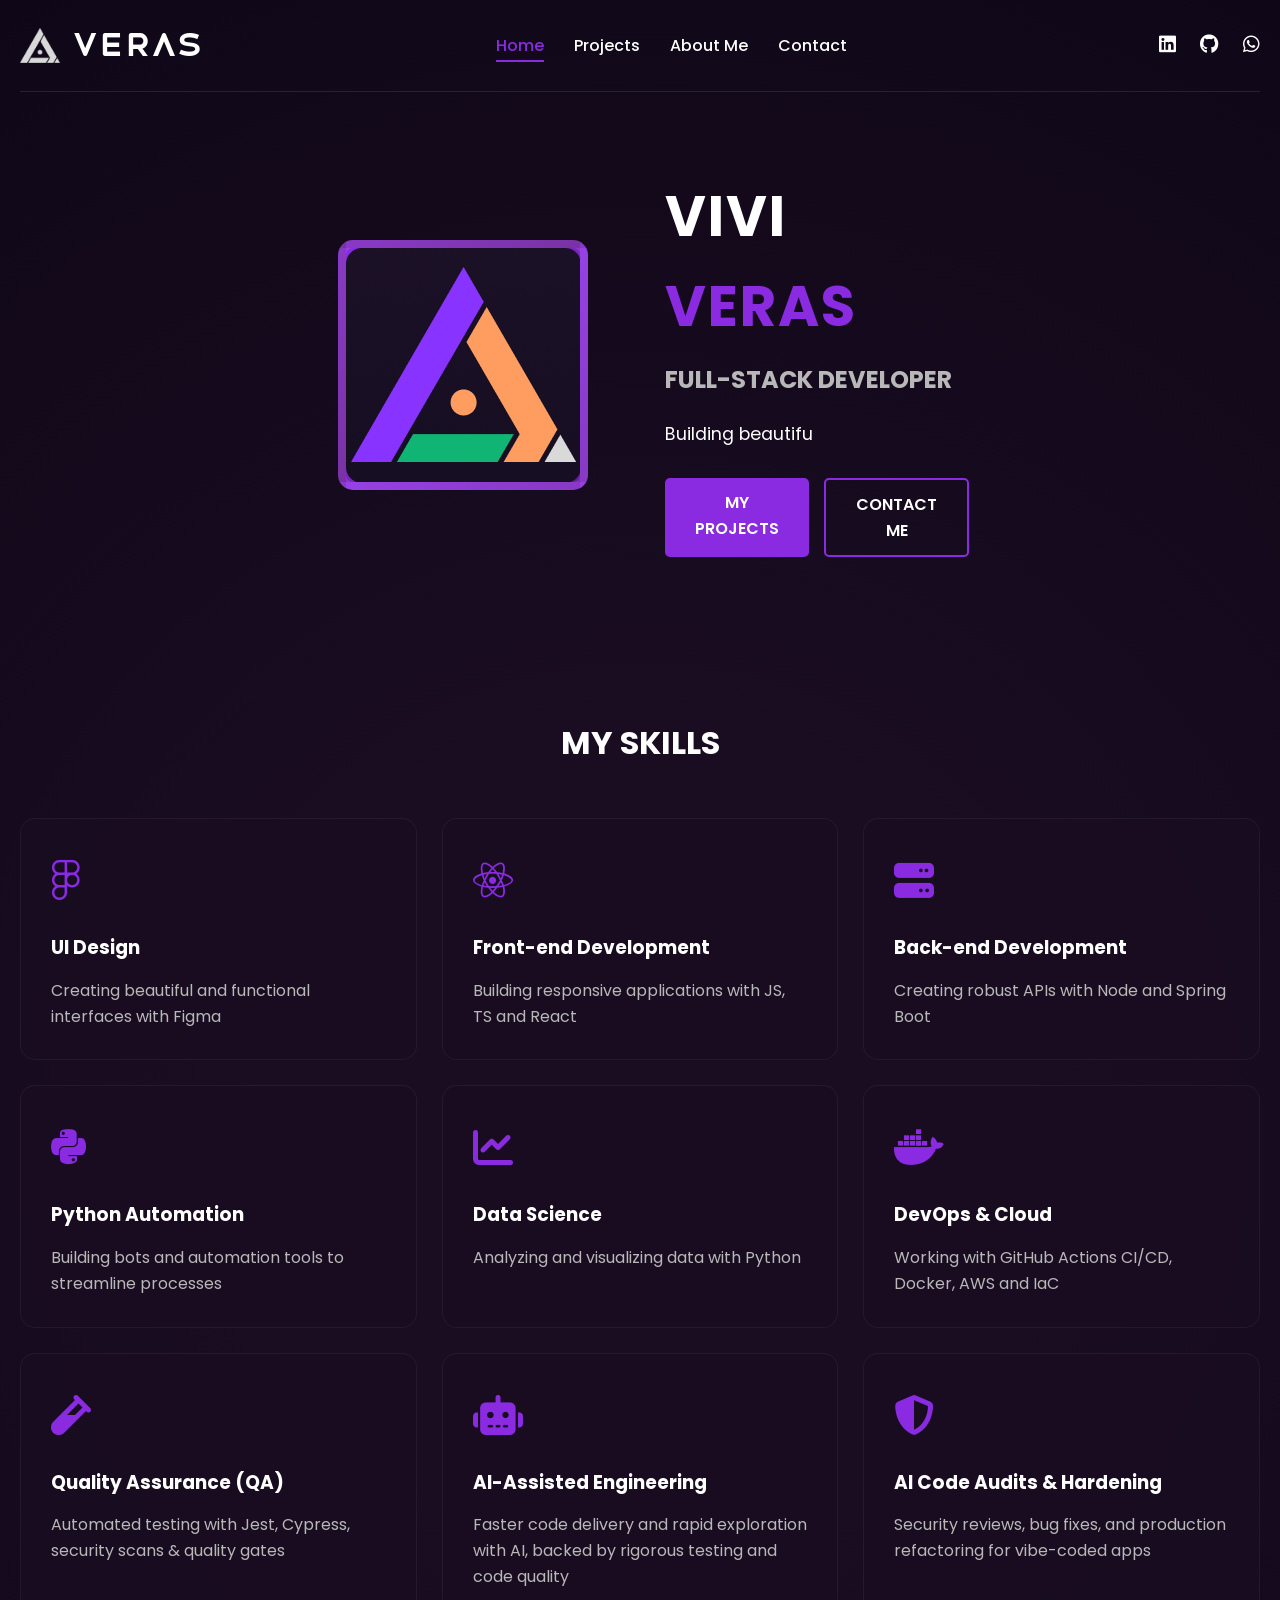
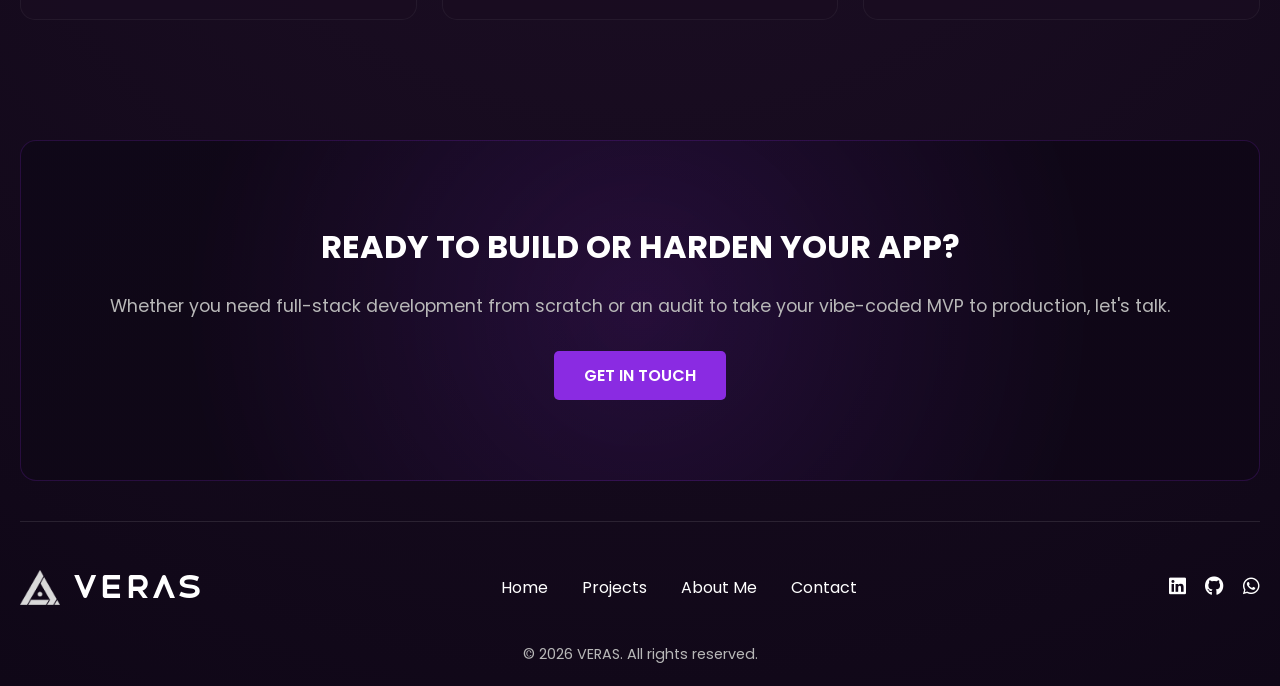
<file: index.html>
<!DOCTYPE html>
<html lang="en">
<head>
    <meta charset="UTF-8">
    <meta name="viewport" content="width=device-width, initial-scale=1.0">
    
    <title>Vivi Veras | Full-Stack Developer</title>
    <meta name="title" content="Veras - Full-Stack Developer">
    <meta name="description" content="Full-Stack Developer & AI Code Auditor. Building scalable web & desktop applications with AI-assisted engineering, auditing AI-generated code for quality and security, and refactoring vibe-coded projects for production.">
    <meta name="keywords" content="full-stack developer, web developer, python developer, react developer, angular developer, UI design, frontend developer, backend developer, software engineer, Vivi Veras, designer, figma, websites building, freelancer, remote, net, dotnet, java, javascript, typescript, rust, tauri, docker, ai code review, code auditor, fix vibe coding, vibe-coded rescue, ai-assisted development, ai-augmented engineering, rapid prototyping, code quality, software development, veras portfolio netlify">
    <meta name="author" content="Vivi Veras">
    <meta name="robots" content="index, follow">
    <meta name="googlebot" content="index, follow">
    <meta name="google-site-verification" content="citkkVVfxA2Vy9rXmidA8Reuo5yR6xM_Xalz1vqSCcA" />
    <link rel="canonical" href="https://veras-app.netlify.app/">

    <script type="application/ld+json">
    {
      "@context": "https://schema.org",
      "@type": "Person",
      "name": "Vivi Veras",
      "url": "https://veras-app.netlify.app/",
      "jobTitle": "Full-Stack Developer",
      "sameAs": [
        "https://linkedin.com/in/veras-d/",
        "https://github.com/veras-d/"
      ],
      "knowsAbout": ["Python", "React", "FIGMA", "UI Design", "Data Science", "Frontend Development", "Backend Development", "AI-Assisted Development", "AI Code Review", "Code Quality Auditing", "DevOps", "Software Architecture"]
    }

    </script>
    <!-- Google tag (gtag.js) -->
    <script async src="https://www.googletagmanager.com/gtag/js?id=G-C8WXC02PWG"></script>
    <script>
    window.dataLayer = window.dataLayer || [];
    function gtag(){dataLayer.push(arguments);}
    gtag('js', new Date());

    gtag('config', 'G-C8WXC02PWG');
    </script>

    <meta property="og:title" content="Vivi Veras | Full-Stack Developer" />
    <meta property="og:description" content="Building scalable applications with AI-assisted engineering. Rapid exploration, faster code delivery, and uncompromising quality." />
    <meta property="og:image" content="https://i.imgur.com/t2CyoUf.png" />
    <meta property="og:url" content="https://veras-app.netlify.app/" />
    <meta property="og:type" content="website" />
    <meta property="og:site_name" content="Vivi Veras Portfolio" />
    
    <meta name="twitter:card" content="summary_large_image">
    <meta name="twitter:title" content="Vivi Veras | Full-Stack Developer">
    <meta name="twitter:description" content="Building beautiful, functional, and scalable applications. Explore my skills and projects.">
    <meta name="twitter:image" content="https://i.imgur.com/t2CyoUf.png">

    <link rel="icon" href="https://i.imgur.com/virddZb.png">
    <link rel="stylesheet" href="styles/styles.css">
    <link rel="stylesheet" href="https://cdnjs.cloudflare.com/ajax/libs/font-awesome/6.4.0/css/all.min.css">
</head>
<body>
    <div class="container">
        <header>
            <div class="logo">
                <div class="logo-icon"><img src="public/new_logoV5.png" alt="Vivi Veras Logo"></div>
                <div class="logo-text">VERAS</div>
            </div>
            <nav>
                <ul>
                    <li class="active"><a href="index.html">Home</a></li>
                    <li><a href="Pages/projects.html">Projects</a></li>
                    <li><a href="Pages/about.html">About Me</a></li>
                    <li><a href="Pages/contact.html">Contact</a></li>
                </ul>
            </nav>
            <div class="social-links">
                <a href="https://linkedin.com/in/veras-d/" target="_blank" aria-label="LinkedIn Profile"><i class="fab fa-linkedin"></i></a>
                <a href="https://github.com/veras-d/" target="_blank" aria-label="GitHub Profile"><i class="fab fa-github"></i></a>
                <a href="https://wa.me/5598987216857" target="_blank" aria-label="WhatsApp Contact"><i class="fab fa-whatsapp"></i></a>
            </div>
        </header>

        <main>
            <div class="hero">
                <div class="hero-content">
                    <div class="hero-avatar">
                        <div class="pixel-avatar"><img src="public/new_logo.png" alt="Vivi Veras portrait"></div>
                    </div>
                    <div class="hero-text">
                        <h1 class="pixel-title">VIVI <span class="highlight">VERAS</span></h1>
                        <h2>FULL-STACK DEVELOPER</h2>
                        <p>Building beautiful, functional, and scalable applications</p>
                        <div class="cta-buttons">
                            <a href="Pages/projects.html" class="btn primary">MY PROJECTS</a>
                            <a href="Pages/contact.html" class="btn secondary">CONTACT ME</a>
                        </div>
                    </div>
                </div>
            </div>

            <section class="skills">
                <h2>MY SKILLS</h2>
                <div class="skills-grid">
                    <div class="skill-card">
                        <div class="skill-icon"><i class="fab fa-figma"></i></div>
                        <h3>UI Design</h3>
                        <p>Creating beautiful and functional interfaces with Figma</p>
                    </div>
                    <div class="skill-card">
                        <div class="skill-icon"><i class="fab fa-react"></i></div>
                        <h3>Front-end Development</h3>
                        <p>Building responsive applications with JS, TS and React</p>
                    </div>
                    <div class="skill-card">
                        <div class="skill-icon"><i class="fas fa-server"></i></div>
                        <h3>Back-end Development</h3>
                        <p>Creating robust APIs with Node and Spring Boot</p>
                    </div>
                    <div class="skill-card">
                        <div class="skill-icon"><i class="fab fa-python"></i></div>
                        <h3>Python Automation</h3>
                        <p>Building bots and automation tools to streamline processes</p>
                    </div>
                    <div class="skill-card">
                        <div class="skill-icon"><i class="fas fa-chart-line"></i></div>
                        <h3>Data Science</h3>
                        <p>Analyzing and visualizing data with Python</p>
                    </div>
                    <div class="skill-card">
                        <div class="skill-icon"><i class="fab fa-docker"></i></div>
                        <h3>DevOps &amp; Cloud</h3>
                        <p>Working with GitHub Actions CI/CD, Docker, AWS and IaC</p>
                    </div>
                    <div class="skill-card">
                        <div class="skill-icon"><i class="fas fa-vial"></i></div>
                        <h3>Quality Assurance (QA)</h3>
                        <p>Automated testing with Jest, Cypress, security scans &amp; quality gates</p>
                    </div>
                    <div class="skill-card">
                        <div class="skill-icon"><i class="fas fa-robot"></i></div>
                        <h3>AI-Assisted Engineering</h3>
                        <p>Faster code delivery and rapid exploration with AI, backed by rigorous testing and code quality</p>
                    </div>
                    <div class="skill-card">
                        <div class="skill-icon"><i class="fas fa-shield-alt"></i></div>
                        <h3>AI Code Audits &amp; Hardening</h3>
                        <p>Security reviews, bug fixes, and production refactoring for vibe-coded apps</p>
                    </div>
                </div>
            </section>

            <section class="cta-section">
                <h2>READY TO BUILD OR HARDEN YOUR APP?</h2>
                <p>Whether you need full-stack development from scratch or an audit to take your vibe-coded MVP to production, let's talk.</p>
                <a href="Pages/contact.html" class="btn primary">GET IN TOUCH</a>
            </section>
        </main>

        <footer>
            <div class="footer-content">
                <div class="footer-logo">
                    <div class="logo-icon"><img src="public/new_logoV5.png" alt="Vivi Veras Logo"></div>
                    <div class="logo-text">VERAS</div>
                </div>
                <div class="footer-links">
                    <a href="index.html">Home</a>
                    <a href="Pages/projects.html">Projects</a>
                    <a href="Pages/about.html">About Me</a>
                    <a href="Pages/contact.html">Contact</a>
                </div>
                <div class="footer-social">
                    <a href="https://linkedin.com/in/veras-d/" target="_blank" aria-label="LinkedIn Profile"><i class="fab fa-linkedin"></i></a>
                    <a href="https://github.com/veras-d/" target="_blank" aria-label="GitHub Profile"><i class="fab fa-github"></i></a>
                    <a href="https://wa.me/5598987216857" target="_blank" aria-label="WhatsApp Contact"><i class="fab fa-whatsapp"></i></a>
                </div>
            </div>
            <div class="copyright">
                <p>&copy; 2026 VERAS. All rights reserved.</p>
            </div>
        </footer>
    </div>

    <script src="src/script.js"></script>
</body>
</html>
</file>
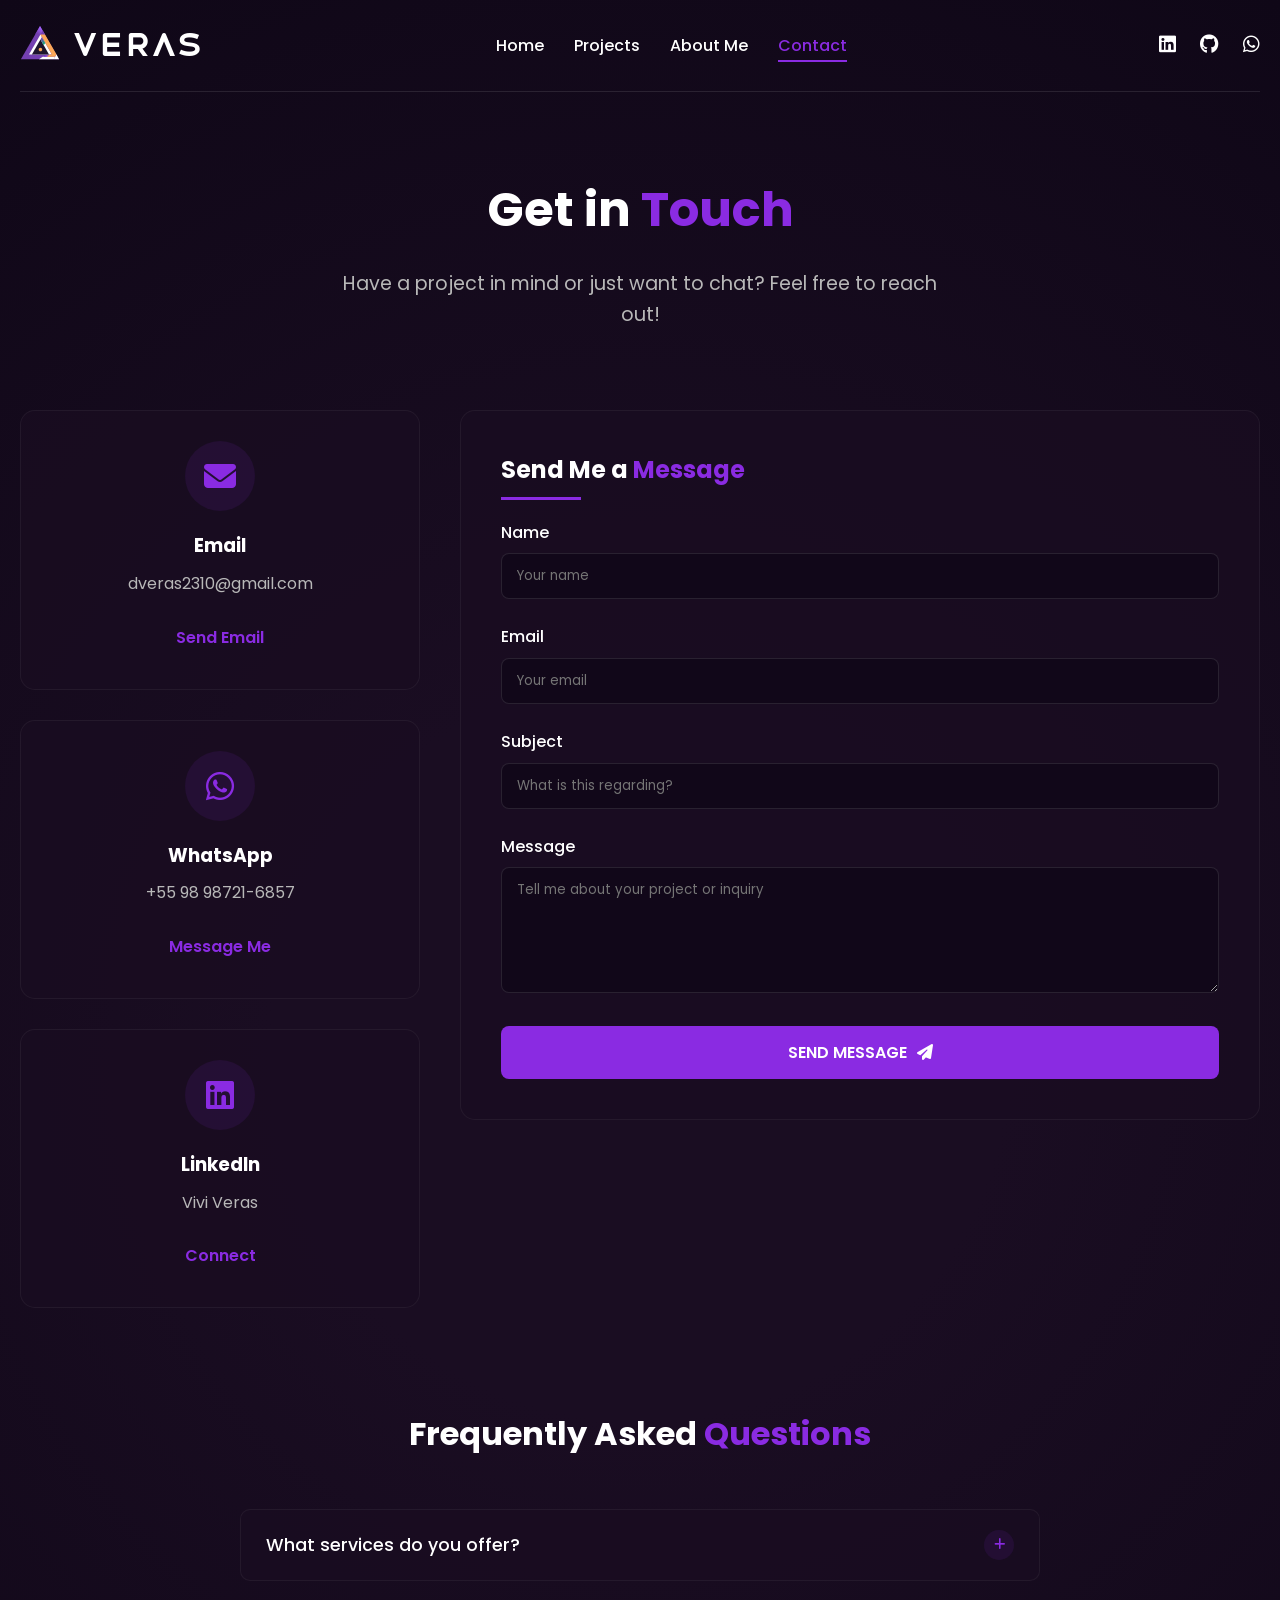
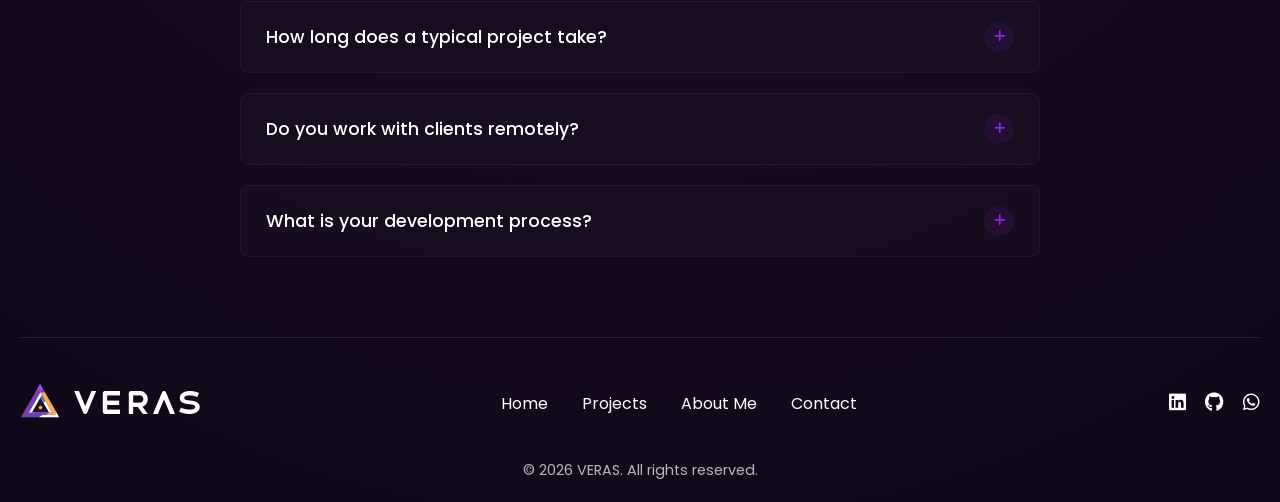
<file: Pages/contact/index.html>
<!DOCTYPE html>
<html lang="en">
    <head>
        <meta charset="UTF-8" />
        <meta name="viewport" content="width=device-width, initial-scale=1.0" />
        <title>Vivi Veras | Contact Me</title>
        <link rel="stylesheet" href="../../styles/styles.css" />
        <link rel="stylesheet" href="../../styles/contact.css" />
        <link
            rel="stylesheet"
            href="https://cdnjs.cloudflare.com/ajax/libs/font-awesome/6.4.0/css/all.min.css"
        />
    </head>
    <body>
        <div class="container">
            <header>
                <div class="logo">
                    <div class="logo-icon">
                        <img src="../../public/logoV4.svg" alt="logo" />
                    </div>
                    <div class="logo-text">VERAS</div>
                </div>
                <nav>
                    <ul>
                        <li><a href="../../index.html">Home</a></li>
                        <li>
                            <a href="../../Pages/project/index.html"
                                >Projects</a
                            >
                        </li>
                        <li>
                            <a href="../../Pages/about/index.html">About Me</a>
                        </li>
                        <li class="active"><a href="index.html">Contact</a></li>
                    </ul>
                </nav>
                <div class="social-links">
                    <a href="https://linkedin.com/in/veras-d/" target="_blank"
                        ><i class="fab fa-linkedin"></i
                    ></a>
                    <a href="https://github.com/veras-d/" target="_blank"
                        ><i class="fab fa-github"></i
                    ></a>
                    <a href="https://wa.me/5598987216857" target="_blank"
                        ><i class="fab fa-whatsapp"></i
                    ></a>
                </div>
            </header>

            <main>
                <section class="contact-hero">
                    <h1>Get in <span class="highlight">Touch</span></h1>
                    <p>
                        Have a project in mind or just want to chat? Feel free
                        to reach out!
                    </p>
                </section>

                <section class="contact-container">
                    <div class="contact-info">
                        <div class="contact-card">
                            <div class="contact-icon">
                                <i class="fas fa-envelope"></i>
                            </div>
                            <h3>Email</h3>
                            <p>dveras2310@gmail.com</p>
                            <a
                                href="mailto:dveras2310@gmail.com"
                                class="contact-link"
                                >Send Email</a
                            >
                        </div>

                        <div class="contact-card">
                            <div class="contact-icon">
                                <i class="fab fa-whatsapp"></i>
                            </div>
                            <h3>WhatsApp</h3>
                            <p>+55 98 98721-6857</p>
                            <a
                                href="https://wa.me/5598987216857"
                                class="contact-link"
                                target="_blank"
                                >Message Me</a
                            >
                        </div>

                        <div class="contact-card">
                            <div class="contact-icon">
                                <i class="fab fa-linkedin"></i>
                            </div>
                            <h3>LinkedIn</h3>
                            <p>Vivi Veras</p>
                            <a
                                href="https://linkedin.com/in/veras-d/"
                                class="contact-link"
                                target="_blank"
                                >Connect</a
                            >
                        </div>
                    </div>

                    <div class="contact-form-container">
                        <form id="contact-form" class="contact-form">
                            <h2>
                                Send Me a <span class="highlight">Message</span>
                            </h2>

                            <div class="form-group">
                                <label for="name">Name</label>
                                <input
                                    type="text"
                                    id="name"
                                    name="name"
                                    placeholder="Your name"
                                    required
                                />
                            </div>

                            <div class="form-group">
                                <label for="email">Email</label>
                                <input
                                    type="email"
                                    id="email"
                                    name="email"
                                    placeholder="Your email"
                                    required
                                />
                            </div>

                            <div class="form-group">
                                <label for="subject">Subject</label>
                                <input
                                    type="text"
                                    id="subject"
                                    name="subject"
                                    placeholder="What is this regarding?"
                                    required
                                />
                            </div>

                            <div class="form-group">
                                <label for="message">Message</label>
                                <textarea
                                    id="message"
                                    name="message"
                                    placeholder="Tell me about your project or inquiry"
                                    rows="5"
                                    required
                                ></textarea>
                            </div>

                            <button
                                type="submit"
                                class="btn primary submit-btn"
                            >
                                <span>Send Message</span>
                                <i class="fas fa-paper-plane"></i>
                            </button>
                        </form>
                    </div>
                </section>

                <section class="faq-section">
                    <h2>
                        Frequently Asked
                        <span class="highlight">Questions</span>
                    </h2>

                    <div class="faq-container">
                        <div class="faq-item">
                            <div class="faq-question">
                                <h3>What services do you offer?</h3>
                                <span class="faq-toggle"
                                    ><i class="fas fa-plus"></i
                                ></span>
                            </div>
                            <div class="faq-answer">
                                <p>
                                    I offer a wide range of services including
                                    Python automation, UI design with Figma,
                                    full-stack development with various
                                    technologies, and data science solutions. My
                                    goal is to provide complete, functional, and
                                    efficient solutions tailored to your needs.
                                </p>
                            </div>
                        </div>

                        <div class="faq-item">
                            <div class="faq-question">
                                <h3>How long does a typical project take?</h3>
                                <span class="faq-toggle"
                                    ><i class="fas fa-plus"></i
                                ></span>
                            </div>
                            <div class="faq-answer">
                                <p>
                                    Project timelines vary depending on
                                    complexity and scope. A simple automation
                                    script might take a few days, while a
                                    full-stack application could require several
                                    weeks or months. I'll provide you with a
                                    detailed timeline during our initial
                                    consultation.
                                </p>
                            </div>
                        </div>

                        <div class="faq-item">
                            <div class="faq-question">
                                <h3>Do you work with clients remotely?</h3>
                                <span class="faq-toggle"
                                    ><i class="fas fa-plus"></i
                                ></span>
                            </div>
                            <div class="faq-answer">
                                <p>
                                    Yes! I work with clients from all over the
                                    world. With tools like Zoom, Slack, and
                                    email, we can communicate effectively
                                    regardless of location. Regular updates and
                                    clear communication ensure that your project
                                    progresses smoothly.
                                </p>
                            </div>
                        </div>

                        <div class="faq-item">
                            <div class="faq-question">
                                <h3>What is your development process?</h3>
                                <span class="faq-toggle"
                                    ><i class="fas fa-plus"></i
                                ></span>
                            </div>
                            <div class="faq-answer">
                                <p>
                                    My development process typically includes
                                    requirements gathering, planning, design,
                                    development, testing, and deployment. I
                                    follow an agile approach, allowing for
                                    flexibility and adjustments throughout the
                                    project lifecycle. Regular communication and
                                    feedback sessions ensure that the final
                                    product meets your expectations.
                                </p>
                            </div>
                        </div>
                    </div>
                </section>
            </main>

            <footer>
                <div class="footer-content">
                    <div class="footer-logo">
                        <div class="logo-icon">
                            <img src="../../public/logoV4.svg" alt="logo" />
                        </div>
                        <div class="logo-text">VERAS</div>
                    </div>
                    <div class="footer-links">
                        <a href="../../index.html">Home</a>
                        <a href="../projects/index.html">Projects</a>
                        <a href="../about/index.html">About Me</a>
                        <a href="../contact/index.html">Contact</a>
                    </div>
                    <div class="footer-social">
                        <a
                            href="https://linkedin.com/in/veras-d/"
                            target="_blank"
                            ><i class="fab fa-linkedin"></i
                        ></a>
                        <a href="https://github.com/veras-d/" target="_blank"
                            ><i class="fab fa-github"></i
                        ></a>
                        <a href="https://wa.me/5598987216857" target="_blank"
                            ><i class="fab fa-whatsapp"></i
                        ></a>
                    </div>
                </div>
                <div class="copyright">
                    <p>&copy; 2025 VERAS. All rights reserved.</p>
                </div>
            </footer>
        </div>

        <script src="../../src/script.js"></script>
        <script src="../../contact.js"></script>
    </body>
</html>
</file>
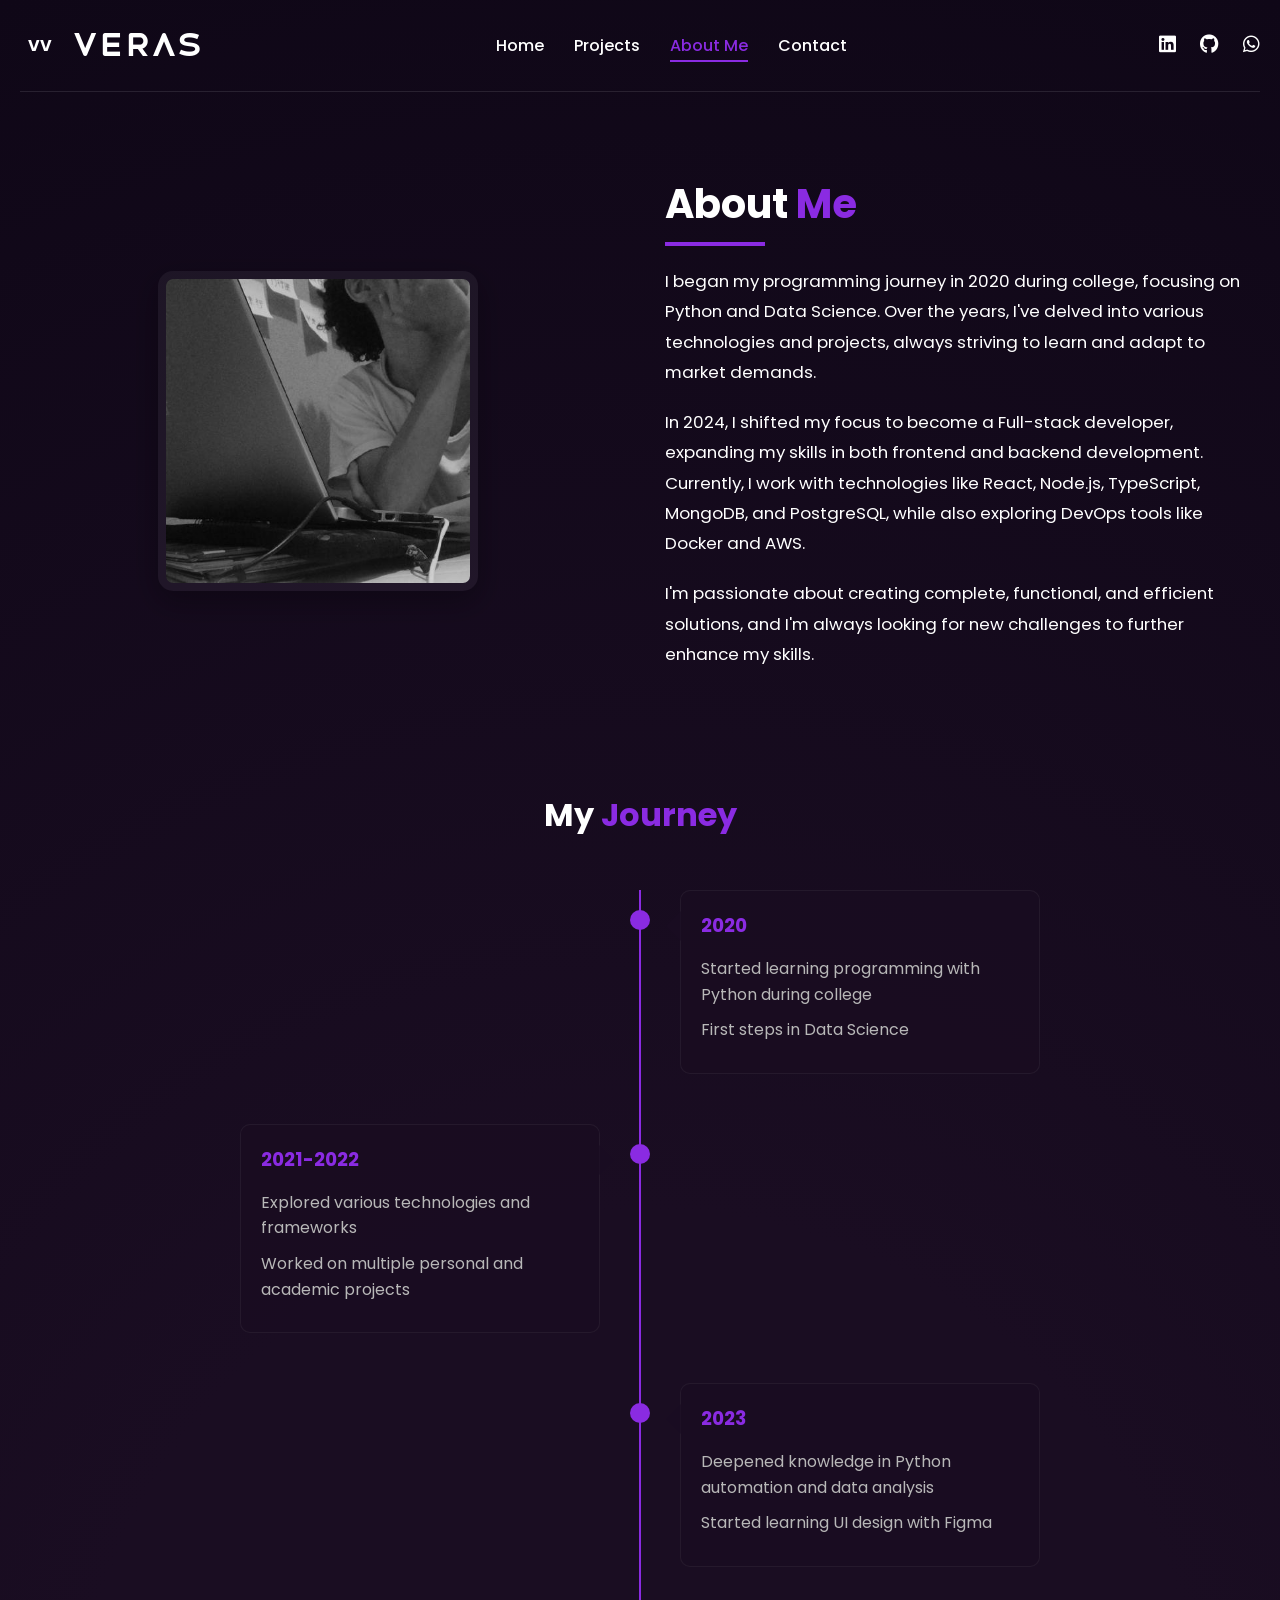
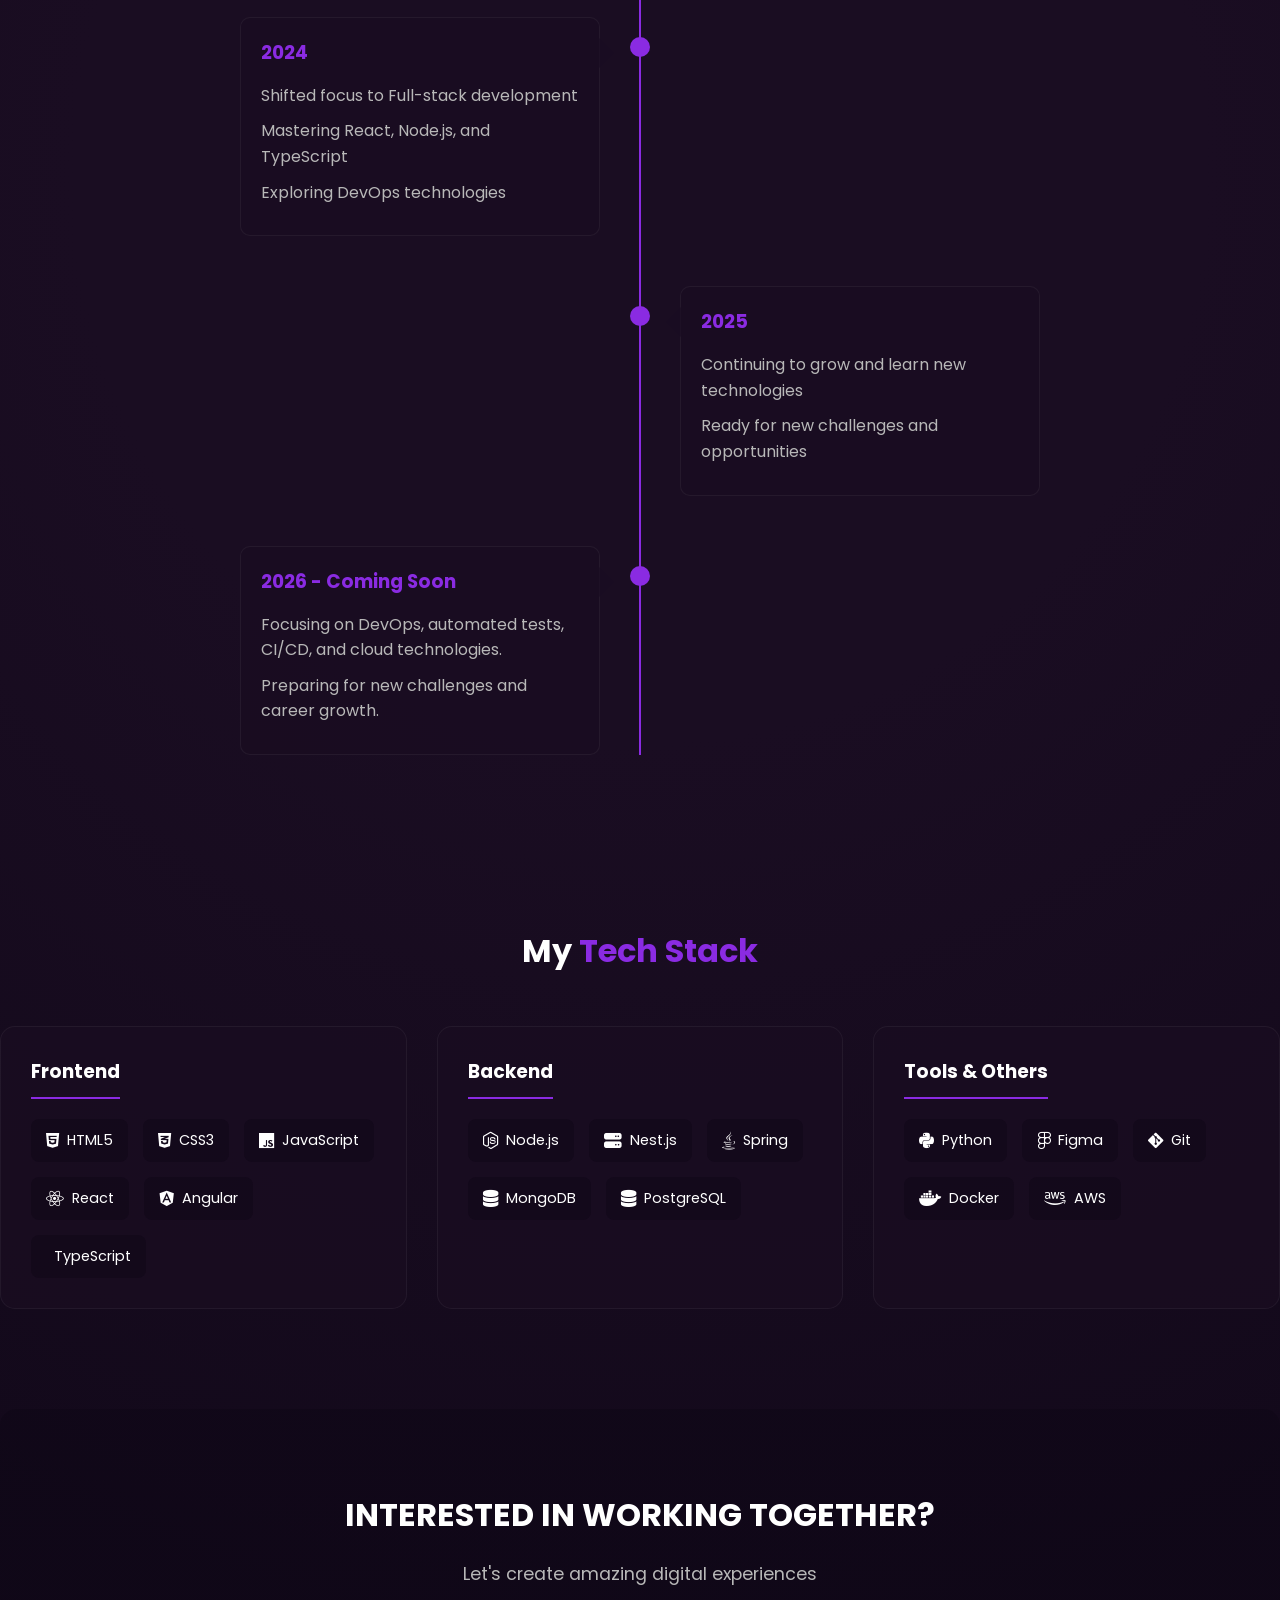
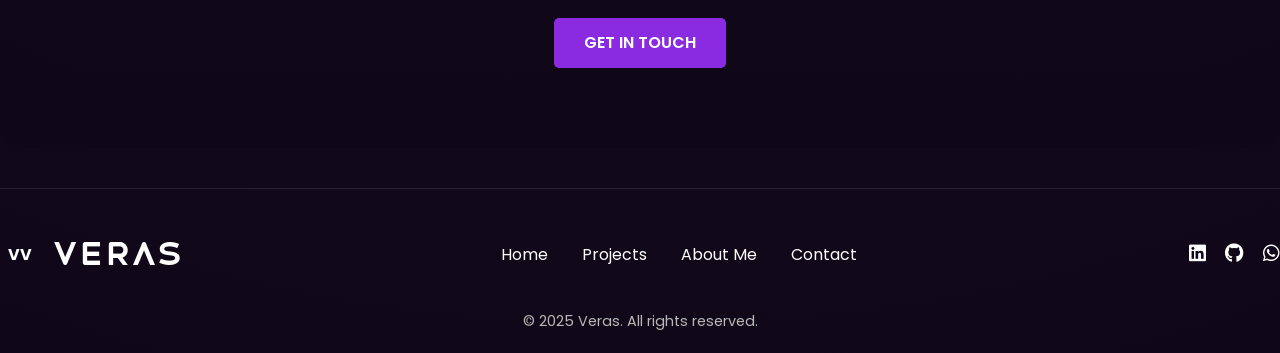
<file: about.html>
<!DOCTYPE html>
<html lang="en">
<head>
    <meta charset="UTF-8">
    <meta name="viewport" content="width=device-width, initial-scale=1.0">
    <title>Vivi Veras | About Me</title>
    <link rel="stylesheet" href="styles.css">
    <link rel="stylesheet" href="about.css">
    <link rel="stylesheet" href="https://cdnjs.cloudflare.com/ajax/libs/font-awesome/6.4.0/css/all.min.css">
</head>
<body>
    <div class="container">
        <header>
            <div class="logo">
                <div class="logo-icon">VV</div>
                <div class="logo-text">Veras</div>
            </div>
            <nav>
                <ul>
                    <li><a href="index.html">Home</a></li>
                    <li><a href="projects.html">Projects</a></li>
                    <li class="active"><a href="about.html">About Me</a></li>
                    <li><a href="contact.html">Contact</a></li>
                </ul>
            </nav>
            <div class="social-links">
                <a href="https://linkedin.com/" target="_blank"><i class="fab fa-linkedin"></i></a>
                <a href="https://github.com/" target="_blank"><i class="fab fa-github"></i></a>
                <a href="https://wa.me/yourphonenumber" target="_blank"><i class="fab fa-whatsapp"></i></a>
            </div>
        </header>

        <main>
            <section class="about-section">
                <div class="about-container">
                    <div class="about-image">
                        <img src="public/avatar-bw.jpeg" alt="Vivi Veras" class="profile-img">
                    </div>
                    <div class="about-content">
                        <h1>About <span class="highlight">Me</span></h1>
                        <div class="about-text">
                            <p>I began my programming journey in 2020 during college, focusing on Python and Data Science. Over the years, I've delved into various technologies and projects, always striving to learn and adapt to market demands.</p>
                            <p>In 2024, I shifted my focus to become a Full-stack developer, expanding my skills in both frontend and backend development. Currently, I work with technologies like React, Node.js, TypeScript, MongoDB, and PostgreSQL, while also exploring DevOps tools like Docker and AWS.</p>
                            <p>I'm passionate about creating complete, functional, and efficient solutions, and I'm always looking for new challenges to further enhance my skills.</p>
                        </div>
                    </div>
                </div>
            </section>

            <section class="timeline-section">
                <h2>My <span class="highlight">Journey</span></h2>
                <div class="timeline">
                    <div class="timeline-item">
                        <div class="timeline-dot"></div>
                        <div class="timeline-content">
                            <h3>2020</h3>
                            <p>Started learning programming with Python during college</p>
                            <p>First steps in Data Science</p>
                        </div>
                    </div>
                    <div class="timeline-item">
                        <div class="timeline-dot"></div>
                        <div class="timeline-content">
                            <h3>2021-2022</h3>
                            <p>Explored various technologies and frameworks</p>
                            <p>Worked on multiple personal and academic projects</p>
                        </div>
                    </div>
                    <div class="timeline-item">
                        <div class="timeline-dot"></div>
                        <div class="timeline-content">
                            <h3>2023</h3>
                            <p>Deepened knowledge in Python automation and data analysis</p>
                            <p>Started learning UI design with Figma</p>
                        </div>
                    </div>
                    <div class="timeline-item">
                        <div class="timeline-dot"></div>
                        <div class="timeline-content">
                            <h3>2024</h3>
                            <p>Shifted focus to Full-stack development</p>
                            <p>Mastering React, Node.js, and TypeScript</p>
                            <p>Exploring DevOps technologies</p>
                        </div>
                    </div>
                    <div class="timeline-item">
                        <div class="timeline-dot"></div>
                        <div class="timeline-content">
                            <h3>2025</h3>
                            <p>Continuing to grow and learn new technologies</p>
                            <p>Ready for new challenges and opportunities</p>
                        </div>
                    </div>
                    <div class="timeline-item">
                        <div class="timeline-dot"></div>
                        <div class="timeline-content">
                            <h3>2026 - Coming Soon</h3>
                            <p>Focusing on DevOps, automated tests, CI/CD, and cloud technologies.</p>
                            <p>Preparing for new challenges and career growth.</p>
                        </div>                        
                    </div>
                </div>
                </div>
            </section>

            <section class="tech-stack">
                <h2>My <span class="highlight">Tech Stack</span></h2>
                <div class="tech-grid">
                    <div class="tech-category">
                        <h3>Frontend</h3>
                        <div class="tech-items">
                            <div class="tech-item"><i class="fab fa-html5"></i> HTML5</div>
                            <div class="tech-item"><i class="fab fa-css3-alt"></i> CSS3</div>
                            <div class="tech-item"><i class="fab fa-js"></i> JavaScript</div>
                            <div class="tech-item"><i class="fab fa-react"></i> React</div>
                            <div class="tech-item"><i class="fab fa-angular"></i> Angular</div>
                            <div class="tech-item"><i class="fab fa-typescript"></i> TypeScript</div>
                        </div>
                    </div>
                    <div class="tech-category">
                        <h3>Backend</h3>
                        <div class="tech-items">
                            <div class="tech-item"><i class="fab fa-node-js"></i> Node.js</div>
                            <div class="tech-item"><i class="fas fa-server"></i> Nest.js</div>
                            <div class="tech-item"><i class="fab fa-java"></i> Spring</div>
                            <div class="tech-item"><i class="fas fa-database"></i> MongoDB</div>
                            <div class="tech-item"><i class="fas fa-database"></i> PostgreSQL</div>
                        </div>
                    </div>
                    <div class="tech-category">
                        <h3>Tools & Others</h3>
                        <div class="tech-items">
                            <div class="tech-item"><i class="fab fa-python"></i> Python</div>
                            <div class="tech-item"><i class="fab fa-figma"></i> Figma</div>
                            <div class="tech-item"><i class="fab fa-git-alt"></i> Git</div>
                            <div class="tech-item"><i class="fab fa-docker"></i> Docker</div>
                            <div class="tech-item"><i class="fab fa-aws"></i> AWS</div>
                        </div>
                    </div>
                </div>
            </section>

            <section class="cta-section">
                <h2>INTERESTED IN WORKING TOGETHER?</h2>
                <p>Let's create amazing digital experiences</p>
                <a href="contact.html" class="btn primary">GET IN TOUCH</a>
            </section>
        </main>

        <footer>
            <div class="footer-content">
                <div class="footer-logo">
                    <div class="logo-icon">VV</div>
                    <div class="logo-text">Veras</div>
                </div>
                <div class="footer-links">
                    <a href="index.html">Home</a>
                    <a href="projects.html">Projects</a>
                    <a href="about.html">About Me</a>
                    <a href="contact.html">Contact</a>
                </div>
                <div class="footer-social">
                    <a href="https://linkedin.com/" target="_blank"><i class="fab fa-linkedin"></i></a>
                    <a href="https://github.com/" target="_blank"><i class="fab fa-github"></i></a>
                    <a href="https://wa.me/yourphonenumber" target="_blank"><i class="fab fa-whatsapp"></i></a>
                </div>
            </div>
            <div class="copyright">
                <p>&copy; 2025 Veras. All rights reserved.</p>
            </div>
        </footer>
    </div>

    <script src="script.js"></script>
</body>
</html>
</file>
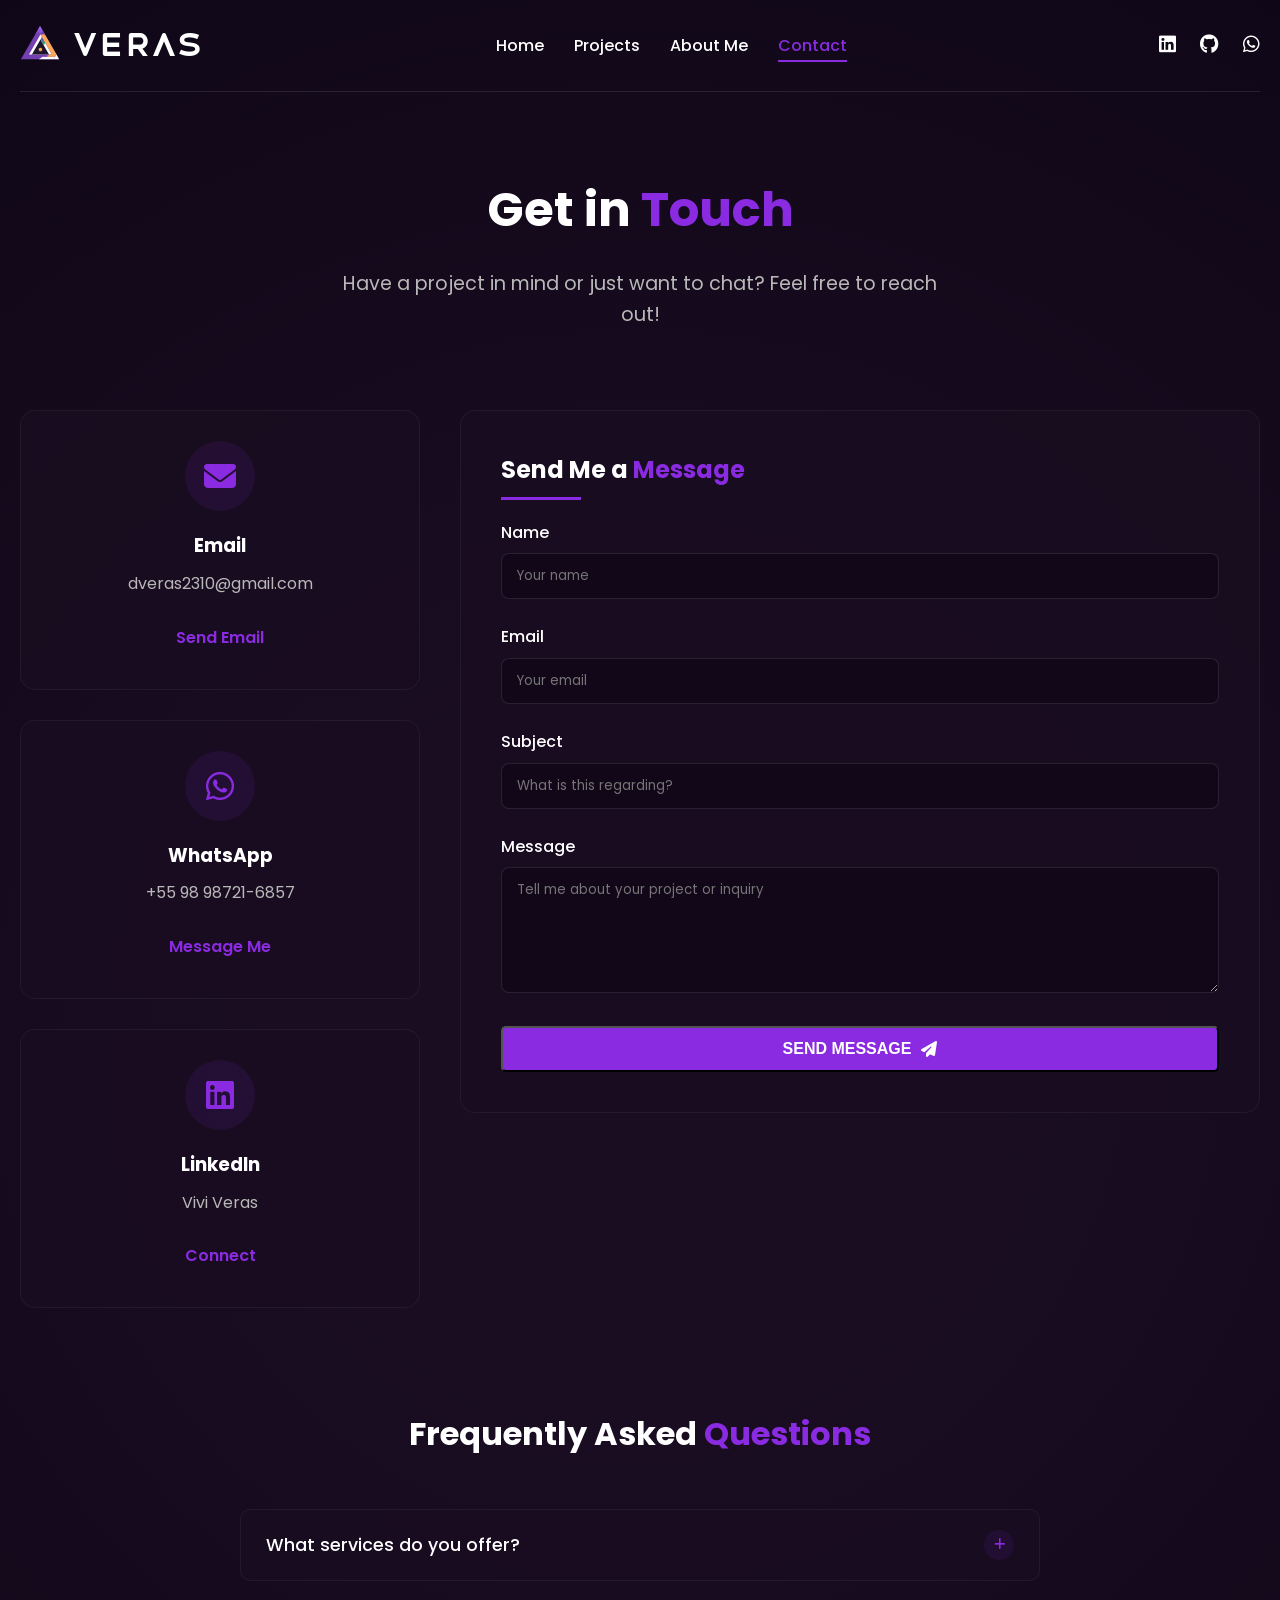
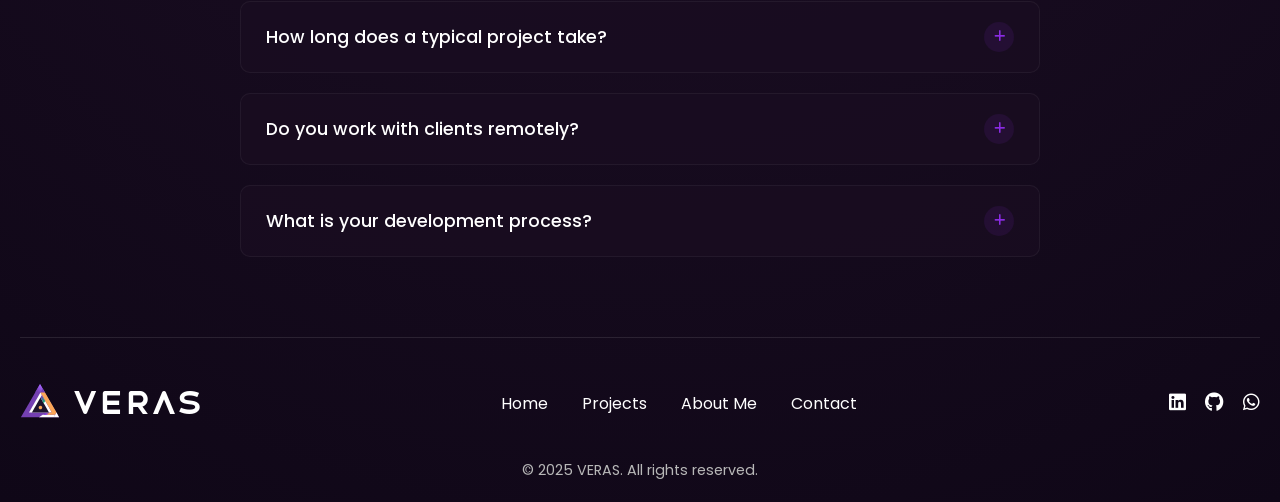
<file: contact.html>
<!DOCTYPE html>
<html lang="en">
    <head>
        <meta charset="UTF-8" />
        <meta name="viewport" content="width=device-width, initial-scale=1.0" />
        <title>Vivi Veras | Contact Me</title>
        <link rel="stylesheet" href="styles.css" />
        <link rel="stylesheet" href="contact.css" />
        <link
            rel="stylesheet"
            href="https://cdnjs.cloudflare.com/ajax/libs/font-awesome/6.4.0/css/all.min.css"
        />
    </head>
    <body>
        <div class="container">
            <header>
                <div class="logo">
                    <div class="logo-icon">
                        <img src="public/logoV4.svg" alt="logo" />
                    </div>
                    <div class="logo-text">VERAS</div>
                </div>
                <nav>
                    <ul>
                        <li><a href="index.html">Home</a></li>
                        <li>
                            <a href="project.html"
                                >Projects</a
                            >
                        </li>
                        <li>
                            <a href="about.html">About Me</a>
                        </li>
                        <li class="active"><a href="contact.html">Contact</a></li>
                    </ul>
                </nav>
                <div class="social-links">
                    <a href="https://linkedin.com/in/veras-d/" target="_blank"
                        ><i class="fab fa-linkedin"></i
                    ></a>
                    <a href="https://github.com/veras-d/" target="_blank"
                        ><i class="fab fa-github"></i
                    ></a>
                    <a href="https://wa.me/5598987216857" target="_blank"
                        ><i class="fab fa-whatsapp"></i
                    ></a>
                </div>
            </header>

            <main>
                <section class="contact-hero">
                    <h1>Get in <span class="highlight">Touch</span></h1>
                    <p>
                        Have a project in mind or just want to chat? Feel free
                        to reach out!
                    </p>
                </section>

                <section class="contact-container">
                    <div class="contact-info">
                        <div class="contact-card">
                            <div class="contact-icon">
                                <i class="fas fa-envelope"></i>
                            </div>
                            <h3>Email</h3>
                            <p>dveras2310@gmail.com</p>
                            <a
                                href="mailto:dveras2310@gmail.com"
                                class="contact-link"
                                >Send Email</a
                            >
                        </div>

                        <div class="contact-card">
                            <div class="contact-icon">
                                <i class="fab fa-whatsapp"></i>
                            </div>
                            <h3>WhatsApp</h3>
                            <p>+55 98 98721-6857</p>
                            <a
                                href="https://wa.me/5598987216857"
                                class="contact-link"
                                target="_blank"
                                >Message Me</a
                            >
                        </div>

                        <div class="contact-card">
                            <div class="contact-icon">
                                <i class="fab fa-linkedin"></i>
                            </div>
                            <h3>LinkedIn</h3>
                            <p>Vivi Veras</p>
                            <a
                                href="https://linkedin.com/in/veras-d/"
                                class="contact-link"
                                target="_blank"
                                >Connect</a
                            >
                        </div>
                    </div>

                    <div class="contact-form-container">
                        <form id="contact-form" class="contact-form">
                            <h2>
                                Send Me a <span class="highlight">Message</span>
                            </h2>

                            <div class="form-group">
                                <label for="name">Name</label>
                                <input
                                    type="text"
                                    id="name"
                                    name="name"
                                    placeholder="Your name"
                                    required
                                />
                            </div>

                            <div class="form-group">
                                <label for="email">Email</label>
                                <input
                                    type="email"
                                    id="email"
                                    name="email"
                                    placeholder="Your email"
                                    required
                                />
                            </div>

                            <div class="form-group">
                                <label for="subject">Subject</label>
                                <input
                                    type="text"
                                    id="subject"
                                    name="subject"
                                    placeholder="What is this regarding?"
                                    required
                                />
                            </div>

                            <div class="form-group">
                                <label for="message">Message</label>
                                <textarea
                                    id="message"
                                    name="message"
                                    placeholder="Tell me about your project or inquiry"
                                    rows="5"
                                    required
                                ></textarea>
                            </div>

                            <button
                                type="submit"
                                class="btn primary submit-btn"
                            >
                                <span>Send Message</span>
                                <i class="fas fa-paper-plane"></i>
                            </button>
                        </form>
                    </div>
                </section>

                <section class="faq-section">
                    <h2>
                        Frequently Asked
                        <span class="highlight">Questions</span>
                    </h2>

                    <div class="faq-container">
                        <div class="faq-item">
                            <div class="faq-question">
                                <h3>What services do you offer?</h3>
                                <span class="faq-toggle"
                                    ><i class="fas fa-plus"></i
                                ></span>
                            </div>
                            <div class="faq-answer">
                                <p>
                                    I offer a wide range of services including
                                    Python automation, UI design with Figma,
                                    full-stack development with various
                                    technologies, and data science solutions. My
                                    goal is to provide complete, functional, and
                                    efficient solutions tailored to your needs.
                                </p>
                            </div>
                        </div>

                        <div class="faq-item">
                            <div class="faq-question">
                                <h3>How long does a typical project take?</h3>
                                <span class="faq-toggle"
                                    ><i class="fas fa-plus"></i
                                ></span>
                            </div>
                            <div class="faq-answer">
                                <p>
                                    Project timelines vary depending on
                                    complexity and scope. A simple automation
                                    script might take a few days, while a
                                    full-stack application could require several
                                    weeks or months. I'll provide you with a
                                    detailed timeline during our initial
                                    consultation.
                                </p>
                            </div>
                        </div>

                        <div class="faq-item">
                            <div class="faq-question">
                                <h3>Do you work with clients remotely?</h3>
                                <span class="faq-toggle"
                                    ><i class="fas fa-plus"></i
                                ></span>
                            </div>
                            <div class="faq-answer">
                                <p>
                                    Yes! I work with clients from all over the
                                    world. With tools like Zoom, Slack, and
                                    email, we can communicate effectively
                                    regardless of location. Regular updates and
                                    clear communication ensure that your project
                                    progresses smoothly.
                                </p>
                            </div>
                        </div>

                        <div class="faq-item">
                            <div class="faq-question">
                                <h3>What is your development process?</h3>
                                <span class="faq-toggle"
                                    ><i class="fas fa-plus"></i
                                ></span>
                            </div>
                            <div class="faq-answer">
                                <p>
                                    My development process typically includes
                                    requirements gathering, planning, design,
                                    development, testing, and deployment. I
                                    follow an agile approach, allowing for
                                    flexibility and adjustments throughout the
                                    project lifecycle. Regular communication and
                                    feedback sessions ensure that the final
                                    product meets your expectations.
                                </p>
                            </div>
                        </div>
                    </div>
                </section>
            </main>

            <footer>
                <div class="footer-content">
                    <div class="footer-logo">
                        <div class="logo-icon">
                            <img src="../../public/logoV4.svg" alt="logo" />
                        </div>
                        <div class="logo-text">VERAS</div>
                    </div>
                    <div class="footer-links">
                        <a href="index.html">Home</a>
                        <a href="projects.html">Projects</a>
                        <a href="about.html">About Me</a>
                        <a href="contact.html">Contact</a>
                    </div>
                    <div class="footer-social">
                        <a
                            href="https://linkedin.com/in/veras-d/"
                            target="_blank"
                            ><i class="fab fa-linkedin"></i
                        ></a>
                        <a href="https://github.com/veras-d/" target="_blank"
                            ><i class="fab fa-github"></i
                        ></a>
                        <a href="https://wa.me/5598987216857" target="_blank"
                            ><i class="fab fa-whatsapp"></i
                        ></a>
                    </div>
                </div>
                <div class="copyright">
                    <p>&copy; 2025 VERAS. All rights reserved.</p>
                </div>
            </footer>
        </div>

        <script src="script.js"></script>
        <script src="contact.js"></script>
    </body>
</html>
</file>
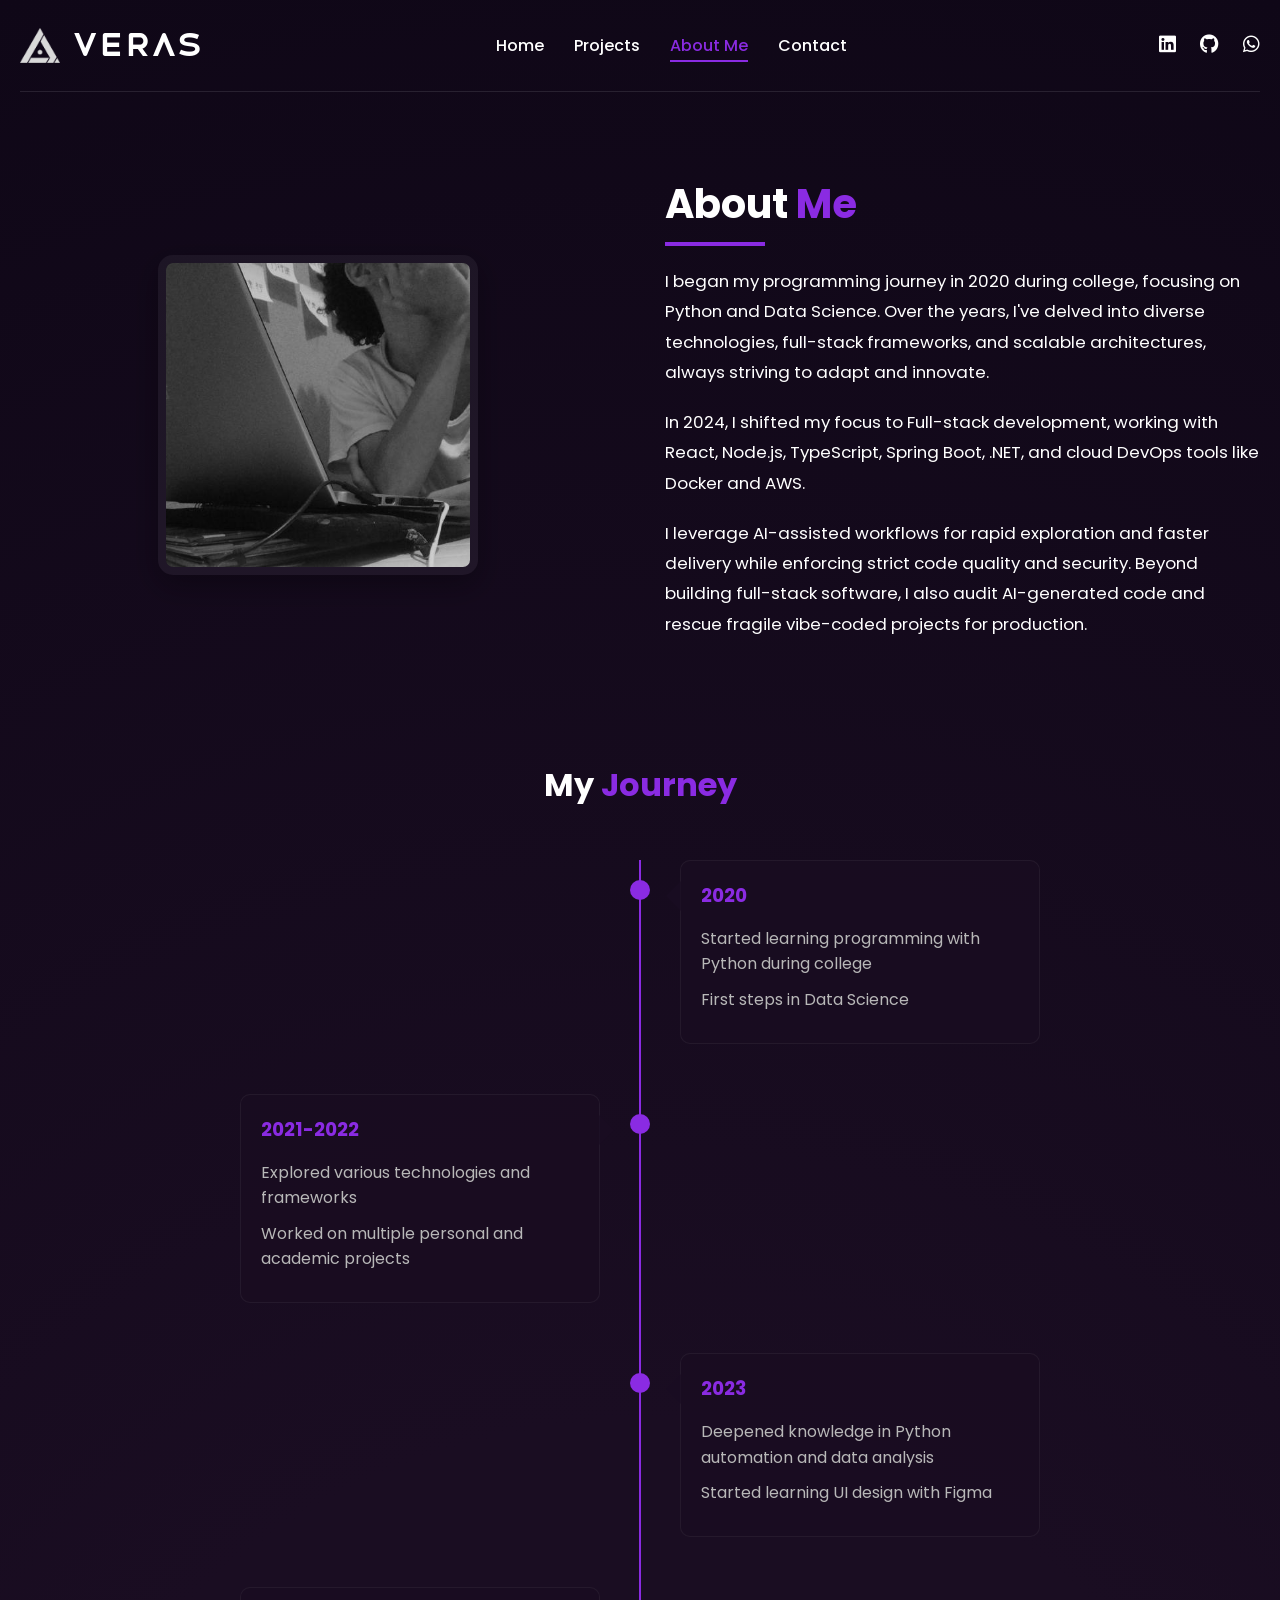
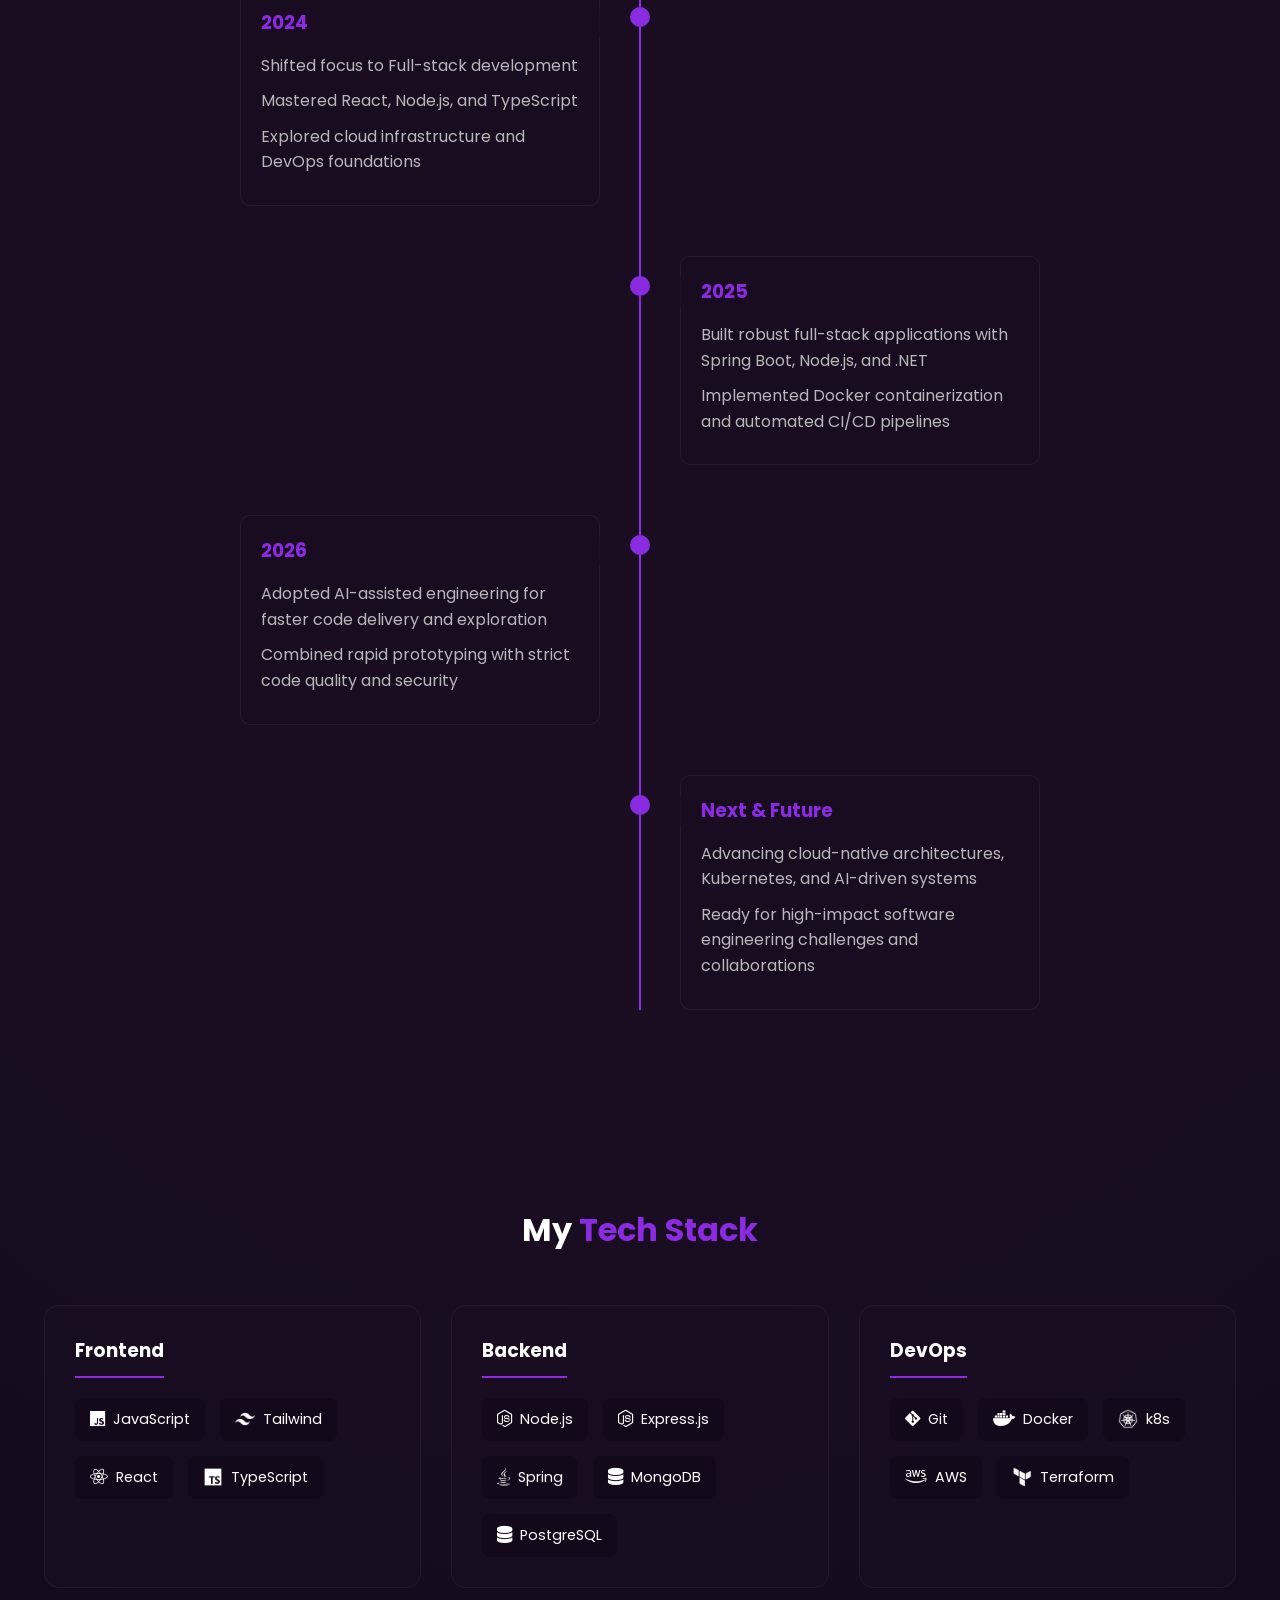
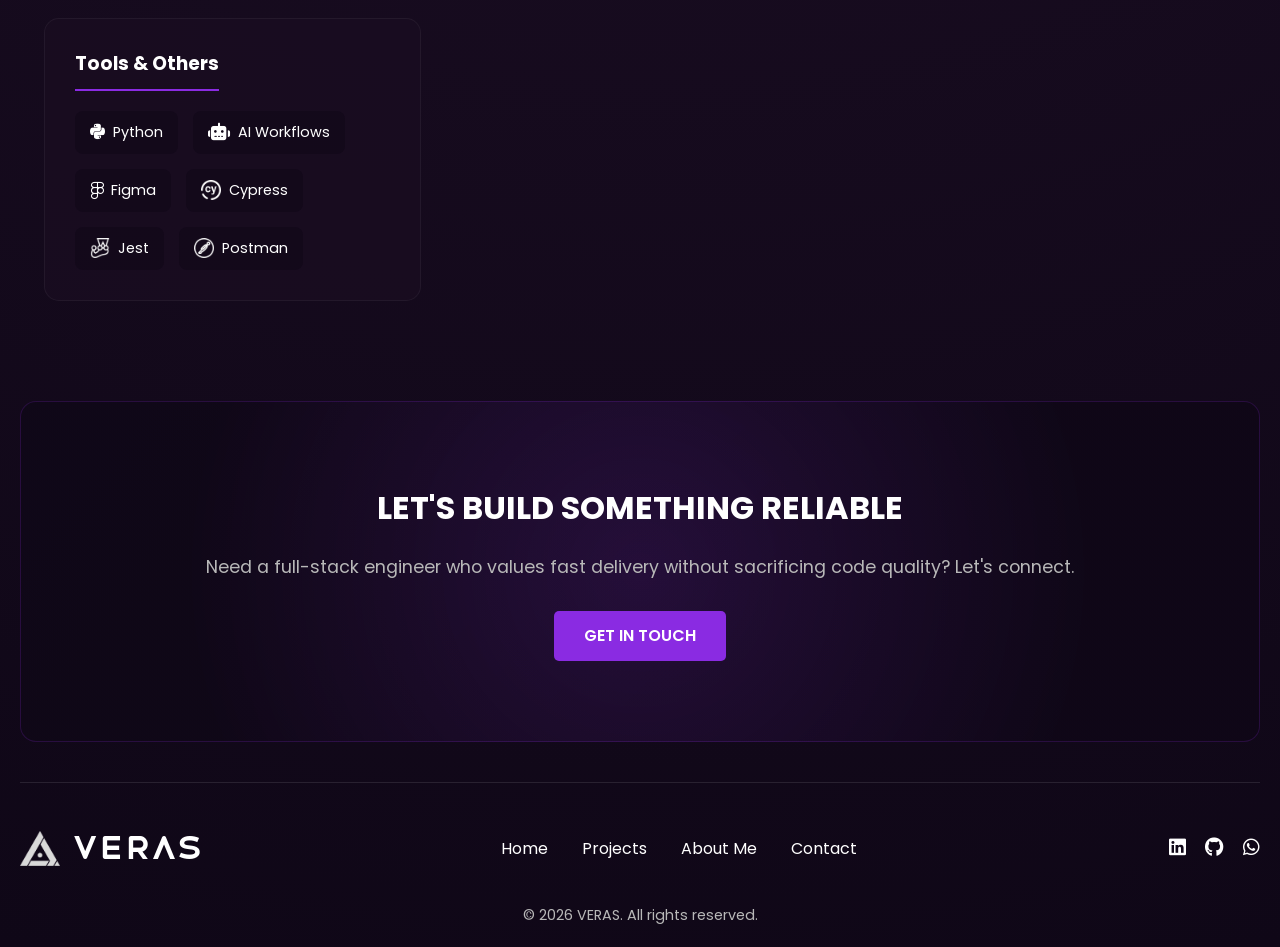
<file: Pages/about.html>
<!DOCTYPE html>
<html lang="en">
<head>
    <meta charset="UTF-8">
    <meta name="viewport" content="width=device-width, initial-scale=1.0">

    <meta property="og:title" content="Vivi Veras | Full-Stack Developer" />
    <meta
        property="og:description"
        content="Building beautiful, functional, and scalable applications. Explore my skills and projects as a Full-Stack Developer."
    />
    <meta
        property="og:image"
        content="https://i.imgur.com/virddZb.png"
    />
    <meta property="og:url" content="https://veras-app.netlify.app/" />
    <meta property="og:type" content="website" />
    <link rel="icon" href="../public/new_favicon.png">
    
    <title>Vivi Veras | About Me</title>
    <link rel="stylesheet" href="../styles/styles.css">
    <link rel="stylesheet" href="../styles/about.css">
    <link rel="stylesheet" href="https://cdnjs.cloudflare.com/ajax/libs/font-awesome/6.4.0/css/all.min.css">
</head>
<body>
    <div class="container">
        <header>
            <div class="logo">
                <div class="logo-icon"><img src="../public/new_logoV5.png" alt="logo"></div>
                <div class="logo-text">VERAS</div>
            </div>
            <nav>
                <ul>
                    <li><a href="../index.html">Home</a></li>
                    <li><a href="projects.html">Projects</a></li>
                    <li class="active"><a href="about.html">About Me</a></li>
                    <li><a href="contact.html">Contact</a></li>
                </ul>
            </nav>
            <div class="social-links">
                <a href="https://linkedin.com/in/veras-d/" target="_blank"><i class="fab fa-linkedin"></i></a>
                <a href="https://github.com/veras-d/" target="_blank"><i class="fab fa-github"></i></a>
                <a href="https://wa.me/5598987216857" target="_blank"><i class="fab fa-whatsapp"></i></a>
            </div>
        </header>

        <main>
            <section class="about-section">
                <div class="about-container">
                    <div class="about-image">
                        <img src="../public/avatar-bw.jpeg" alt="Vivi Veras" class="profile-img">
                    </div>
                    <div class="about-content">
                        <h1>About <span class="highlight">Me</span></h1>
                        <div class="about-text">
                            <p>I began my programming journey in 2020 during college, focusing on Python and Data Science. Over the years, I've delved into diverse technologies, full-stack frameworks, and scalable architectures, always striving to adapt and innovate.</p>
                            <p>In 2024, I shifted my focus to Full-stack development, working with React, Node.js, TypeScript, Spring Boot, .NET, and cloud DevOps tools like Docker and AWS.</p>
                            <p>I leverage AI-assisted workflows for rapid exploration and faster delivery while enforcing strict code quality and security. Beyond building full-stack software, I also audit AI-generated code and rescue fragile vibe-coded projects for production.</p>
                        </div>
                    </div>
                </div>
            </section>

            <section class="timeline-section">
                <h2>My <span class="highlight">Journey</span></h2>
                <div class="timeline">
                    <div class="timeline-item">
                        <div class="timeline-dot"></div>
                        <div class="timeline-content">
                            <h3>2020</h3>
                            <p>Started learning programming with Python during college</p>
                            <p>First steps in Data Science</p>
                        </div>
                    </div>
                    <div class="timeline-item">
                        <div class="timeline-dot"></div>
                        <div class="timeline-content">
                            <h3>2021-2022</h3>
                            <p>Explored various technologies and frameworks</p>
                            <p>Worked on multiple personal and academic projects</p>
                        </div>
                    </div>
                    <div class="timeline-item">
                        <div class="timeline-dot"></div>
                        <div class="timeline-content">
                            <h3>2023</h3>
                            <p>Deepened knowledge in Python automation and data analysis</p>
                            <p>Started learning UI design with Figma</p>
                        </div>
                    </div>
                    <div class="timeline-item">
                        <div class="timeline-dot"></div>
                        <div class="timeline-content">
                            <h3>2024</h3>
                            <p>Shifted focus to Full-stack development</p>
                            <p>Mastered React, Node.js, and TypeScript</p>
                            <p>Explored cloud infrastructure and DevOps foundations</p>
                        </div>
                    </div>
                    <div class="timeline-item">
                        <div class="timeline-dot"></div>
                        <div class="timeline-content">
                            <h3>2025</h3>
                            <p>Built robust full-stack applications with Spring Boot, Node.js, and .NET</p>
                            <p>Implemented Docker containerization and automated CI/CD pipelines</p>
                        </div>
                    </div>
                    <div class="timeline-item">
                        <div class="timeline-dot"></div>
                        <div class="timeline-content">
                            <h3>2026</h3>
                            <p>Adopted AI-assisted engineering for faster code delivery and exploration</p>
                            <p>Combined rapid prototyping with strict code quality and security</p>
                        </div>
                    </div>
                    <div class="timeline-item">
                        <div class="timeline-dot"></div>
                        <div class="timeline-content">
                            <h3>Next &amp; Future</h3>
                            <p>Advancing cloud-native architectures, Kubernetes, and AI-driven systems</p>
                            <p>Ready for high-impact software engineering challenges and collaborations</p>
                        </div>
                    </div>
                </div>
            </section>

            <section class="tech-stack">
                <h2>My <span class="highlight">Tech Stack</span></h2>
                <div class="tech-grid">
                    <div class="tech-category">
                        <h3>Frontend</h3>
                        <div class="tech-items">
                            <!-- <div class="tech-item"><i class="fab fa-html5"></i> HTML5</div> -->
                            <div class="tech-item"><i class="fab fa-js"></i> JavaScript</div>
                            <div class="tech-item"><i class="icon fa-tailwind"></i> Tailwind</div>
                            <div class="tech-item"><i class="fab fa-react"></i> React</div>
                            <div class="tech-item"><i class="icon icon-ts"></i> TypeScript</div>
                        </div>
                    </div>
                    <div class="tech-category">
                        <h3>Backend</h3>
                        <div class="tech-items">
                            <div class="tech-item"><i class="fab fa-node-js"></i> Node.js</div>
                            <div class="tech-item"><i class="fab fa-node-js"></i> Express.js</div>
                            <!-- <div class="tech-item"><i class="icon icon-nest"></i> Nest.js</div> -->
                            <!-- <div class="tech-item"><i class="icon icon-cs"></i> .NET</div> -->
                            <div class="tech-item"><i class="fab fa-java"></i> Spring</div>
                            <div class="tech-item"><i class="fas fa-database"></i> MongoDB</div>
                            <div class="tech-item"><i class="fas fa-database"></i> PostgreSQL</div>
                        </div>
                    </div>
                    <div class="tech-category">
                        <h3>DevOps</h3>
                        <div class="tech-items">
                            <div class="tech-item"><i class="fab fa-git-alt"></i> Git</div>
                            <div class="tech-item"><i class="fab fa-docker"></i> Docker</div>
                            <div class="tech-item"><i class="icon fa-kubernetes"></i> k8s</div>
                            <div class="tech-item"><i class="fab fa-aws"></i> AWS</div>
                            <div class="tech-item"><i class="icon fa-terraform"></i> Terraform</div>
                        </div>
                    </div>
                    <div class="tech-category">
                        <h3>Tools & Others</h3>
                        <div class="tech-items">
                            <div class="tech-item"><i class="fab fa-python"></i> Python</div>
                            <div class="tech-item"><i class="fas fa-robot"></i> AI Workflows</div>
                            <div class="tech-item"><i class="fab fa-figma"></i> Figma</div>
                            <div class="tech-item"><i class="icon icon-cypress"></i> Cypress</div>
                            <div class="tech-item"><i class="icon icon-jest"></i> Jest</div>
                            <div class="tech-item"><i class="icon icon-postman"></i> Postman</div>
                        </div>
                    </div>
                </div>
            </section>

            <section class="cta-section">
                <h2>LET'S BUILD SOMETHING RELIABLE</h2>
                <p>Need a full-stack engineer who values fast delivery without sacrificing code quality? Let's connect.</p>
                <a href="contact.html" class="btn primary">GET IN TOUCH</a>
            </section>
        </main>

        <footer>
            <div class="footer-content">
                <div class="footer-logo">
                    <div class="logo-icon"><img src="../public/new_logoV5.png" alt="logo"></div>
                    <div class="logo-text">VERAS</div>
                </div>
                <div class="footer-links">
                    <a href="../index.html">Home</a>
                    <a href="projects.html">Projects</a>
                    <a href="about.html">About Me</a>
                    <a href="contact.html">Contact</a>
                </div>
                <div class="footer-social">
                    <a href="https://linkedin.com/in/veras-d/" target="_blank"><i class="fab fa-linkedin"></i></a>
                    <a href="https://github.com/veras-d/" target="_blank"><i class="fab fa-github"></i></a>
                    <a href="https://wa.me/5598987216857" target="_blank"><i class="fab fa-whatsapp"></i></a>
                </div>
            </div>
            <div class="copyright">
                <p>&copy; 2026 VERAS. All rights reserved.</p>
            </div>
        </footer>
    </div>

    <script src="../src/script.js"></script>
</body>
</html>
</file>
<file: styles/styles.css>
@import url("https://fonts.googleapis.com/css2?family=Poppins:wght@300;400;500;600;700&display=swap");

@font-face {
    font-family: "Havelock";
    src: url("../fonts/Havelock\ Titling\ Bold.ttf") format("truetype"); /* Para TTF */
}

@font-face {
    font-family: "Engravers";
    src: url("../fonts/Engravers\'\ Gothic\ Regular.otf") format("opentype"); /* Para OTF */
}

:root {
    --primary-color: #8a2be2;
    --secondary-color: #6a1b9a;
    --dark-bg: #0f0717;
    --darker-bg: #080410;
    --light-text: #ffffff;
    --gray-text: #b8b8b8;
    --card-bg: rgba(26, 13, 34, 0.7);
    --hover-color: #9d4edd;
    --accent-color: #FF9C5F;
}

* {
    margin: 0;
    padding: 0;
    box-sizing: border-box;
}

body {
    font-family: "Poppins", sans-serif;
    background: radial-gradient(circle at center, #1a0d22 30%, #0f0717 100%);
    color: var(--light-text);
    line-height: 1.6;
}

.container {
    max-width: 1400px;
    margin: 0 auto;
    padding: 0 20px;
}

a {
    text-decoration: none;
    color: var(--light-text);
    transition: all 0.3s ease;
}

ul {
    list-style: none;
}

.btn {
    display: inline-block;
    padding: 12px 30px;
    border-radius: 5px;
    font-weight: 600;
    text-transform: uppercase;
    cursor: pointer;
    transition: all 0.3s ease;
    border: none;
    font-family: inherit;
    font-size: 1rem;
    text-align: center;
}

.primary {
    background: var(--primary-color);
    color: white;
}

.primary:hover {
    background: var(--hover-color);
    transform: translateY(-3px);
    box-shadow: 0 5px 15px rgba(138, 43, 226, 0.4);
}

.secondary {
    background: transparent;
    border: 2px solid var(--primary-color);
    color: var(--light-text);
}

.secondary:hover {
    background: rgba(138, 43, 226, 0.1);
    transform: translateY(-3px);
    box-shadow: 0 5px 15px rgba(138, 43, 226, 0.2);
}

/* Header Styles */
header {
    display: flex;
    justify-content: space-between;
    align-items: center;
    padding: 20px 0;
    border-bottom: 1px solid rgba(255, 255, 255, 0.1);
}

.logo {
    display: flex;
    align-items: center;
}

.logo-icon {
    width: 40px;
    height: 40px;
    border-radius: 5px;
    display: flex;
    align-items: center;
    justify-content: center;
    font-weight: 700;
    margin-right: 10px;
}

.logo-icon img {
    width: 40px;
    height: auto;
}

.logo-text {
    font-size: 2rem;
    /* font-weight: 700; */
    font-family: "Havelock"; /*Havelock, Engravers*/
}

nav ul {
    display: flex;
}

nav ul li {
    margin: 0 15px;
}

nav ul li a {
    font-weight: 500;
    padding: 5px 0;
    position: relative;
}

nav ul li a:hover,
nav ul li.active a {
    color: var(--primary-color);
}

nav ul li a::after {
    content: "";
    position: absolute;
    bottom: 0;
    left: 0;
    width: 0;
    height: 2px;
    background: var(--primary-color);
    transition: all 0.3s ease;
}

nav ul li a:hover::after,
nav ul li.active a::after {
    width: 100%;
}

.social-links a {
    margin-left: 20px;
    font-size: 1.2rem;
}

.social-links a:hover {
    color: var(--primary-color);
}

.hero {
    padding: 80px 0;
    display: flex;
    align-items: center;
    justify-content: center;
}

.hero-content {
    display: flex;
    align-items: center;
    gap: 50px;
}

.hero-avatar {
    flex: 1;
    display: flex;
    justify-content: center;
}

.pixel-avatar {
    width: 250px;
    height: 250px;
    background: linear-gradient(
        135deg,
        var(--primary-color),
        var(--secondary-color)
    );
    border: 8px solid rgba(255, 255, 255, 0.1);
    border-radius: 15px;
    position: relative;
    overflow: hidden;
}

.hero-text {
    flex: 1;
}

.pixel-title {
    font-size: 3.5rem;
    margin-bottom: 10px;
    letter-spacing: 2px;
}

.highlight {
    color: var(--primary-color);
}

.hero-text h2 {
    font-size: 1.5rem;
    margin-bottom: 20px;
    color: var(--gray-text);
}

.hero-text p {
    font-size: 1.1rem;
    margin-bottom: 30px;
    max-width: 500px;
}

.cta-buttons {
    display: flex;
    gap: 15px;
}

.skills {
    padding: 80px 0;
}

.skills h2 {
    text-align: center;
    margin-bottom: 50px;
    font-size: 2rem;
}

.skills-grid {
    display: grid;
    grid-template-columns: repeat(auto-fit, minmax(300px, 1fr));
    gap: 25px;
}

.skill-card {
    background: var(--card-bg);
    border-radius: 15px;
    padding: 30px;
    transition: all 0.3s ease;
    border: 1px solid rgba(255, 255, 255, 0.05);
}

.skill-card:hover {
    transform: translateY(-10px);
    box-shadow: 0 10px 30px rgba(0, 0, 0, 0.3);
    border-color: var(--primary-color);
}

.skill-icon {
    font-size: 2.5rem;
    margin-bottom: 20px;
    color: var(--primary-color);
}

.skill-card h3 {
    margin-bottom: 15px;
}

.skill-card p {
    color: var(--gray-text);
}

.future {
    opacity: 0.7;
    position: relative;
}

.future::after {
    content: "FUTURE";
    position: absolute;
    top: 10px;
    right: 10px;
    background: var(--primary-color);
    color: white;
    padding: 3px 8px;
    border-radius: 3px;
    font-size: 0.7rem;
    font-weight: bold;
}

.cta-section {
    text-align: center;
    padding: 80px 0;
    background: radial-gradient(circle at center, rgba(138, 43, 226, 0.15) 0%, rgba(15, 7, 23, 0.95) 70%),
        linear-gradient(135deg, rgba(26, 13, 34, 0.9), rgba(15, 7, 23, 0.98));
    border: 1px solid rgba(138, 43, 226, 0.2);
    border-radius: 16px;
    margin: 40px 0;
}

.cta-section h2 {
    font-size: 2rem;
    margin-bottom: 20px;
}

.cta-section p {
    font-size: 1.1rem;
    margin-bottom: 30px;
    color: var(--gray-text);
}

footer {
    border-top: 1px solid rgba(255, 255, 255, 0.1);
    padding: 40px 0 20px;
}

.footer-content {
    display: flex;
    justify-content: space-between;
    align-items: center;
    margin-bottom: 30px;
}

.footer-logo {
    display: flex;
    align-items: center;
}

.footer-links a {
    margin: 0 15px;
}

.footer-links a:hover {
    color: var(--primary-color);
}

.footer-social a {
    margin-left: 15px;
    font-size: 1.2rem;
}

.footer-social a:hover {
    color: var(--primary-color);
}

.copyright {
    text-align: center;
    color: var(--gray-text);
    font-size: 0.9rem;
}

.icon {
    display: inline-block;
    width: 20px;
    height: 20px;
    background-size: contain;
    background-repeat: no-repeat;
    margin-right: 8px;
    vertical-align: middle;
}

.icon-ts {
    background-image: url('../public/icons/typescript-50.png');
}

.icon-cs {
    background-image: url('../public/icons/c-sharp-50.png');
}

.icon-nest {
    background-image: url('../public/icons/nest.png');
}

.icon-jest {
    background-image: url('../public/icons/jest-24.png');
}

.icon-postman {
    background-image: url('../public/icons/postman-24.png');
}

.icon-cypress {
    background-image: url('../public/icons/cypress.png');
}

.icon-bot {
    display: inline-block;
    width: 2rem;
    height: 2rem;
    background-size: contain;
    background-repeat: no-repeat;
    margin-right: 8px;
    vertical-align: middle;
    background-image: url('../public/icons/bot-30.png');
}

.fa-money-bill-exchange {
    display: inline-block;
    width: 2rem;
    height: 2rem;
    background-size: contain;
    background-repeat: no-repeat;
    margin-right: 8px;
    vertical-align: middle;
    background-image: url('../public/icons/money-bill-exchange.png');
}

.fa-terraform {
    background-image: url('../public/icons/terraform-50.png');
}

.fa-kubernetes {
    background-image: url('../public/icons/kubernetes-50.png');
}

.fa-tailwind {
    background-image: url('../public/icons/tailwindcss-48.png');
}

@media (max-width: 768px) {
    header {
        flex-direction: column;
        gap: 20px;
    }

    nav ul {
        margin: 20px 0;
    }

    .hero-content {
        flex-direction: column;
        text-align: center;
    }

    .cta-buttons {
        justify-content: center;
    }

    .footer-content {
        flex-direction: column;
        gap: 20px;
    }
}

@media (max-width: 480px) {
    nav ul li {
        margin: 0 10px;
    }

    .pixel-title {
        font-size: 2.5rem;
    }

    .social-links a {
        margin-left: 15px;
    }
}
</file>
<file: styles/contact.css>
.contact-hero {
    text-align: center;
    padding: 80px 0 40px;
}

.contact-hero h1 {
    font-size: 3rem;
    margin-bottom: 20px;
}

.contact-hero p {
    font-size: 1.2rem;
    color: var(--gray-text);
    max-width: 600px;
    margin: 0 auto;
}

.contact-container {
    display: flex;
    gap: 40px;
    padding: 40px 0;
}

.contact-info {
    flex: 1;
    display: grid;
    grid-template-columns: 1fr;
    gap: 30px;
}

.contact-card {
    background: var(--card-bg);
    border-radius: 15px;
    padding: 30px;
    text-align: center;
    border: 1px solid rgba(255, 255, 255, 0.05);
    transition: all 0.3s ease;
}

.contact-card:hover {
    transform: translateY(-10px);
    box-shadow: 0 10px 30px rgba(0, 0, 0, 0.3);
    border-color: var(--primary-color);
}

.contact-icon {
    width: 70px;
    height: 70px;
    background: rgba(138, 43, 226, 0.1);
    border-radius: 50%;
    display: flex;
    align-items: center;
    justify-content: center;
    margin: 0 auto 20px;
}

.contact-icon i {
    font-size: 2rem;
    color: var(--primary-color);
}

.contact-card h3 {
    margin-bottom: 10px;
}

.contact-card p {
    color: var(--gray-text);
    margin-bottom: 20px;
}

.contact-link {
    display: inline-block;
    color: var(--primary-color);
    font-weight: 600;
    padding: 8px 0;
    position: relative;
}

.contact-link::after {
    content: '';
    position: absolute;
    bottom: 0;
    left: 0;
    width: 0;
    height: 2px;
    background: var(--primary-color);
    transition: all 0.3s ease;
}

.contact-link:hover::after {
    width: 100%;
}

.contact-form-container {
    flex: 2;
}

.contact-form {
    background: var(--card-bg);
    border-radius: 15px;
    padding: 40px;
    border: 1px solid rgba(255, 255, 255, 0.05);
}

.contact-form h2 {
    margin-bottom: 30px;
    position: relative;
    display: inline-block;
}

.contact-form h2::after {
    content: '';
    position: absolute;
    bottom: -10px;
    left: 0;
    width: 80px;
    height: 3px;
    background: var(--primary-color);
}

.form-group {
    margin-bottom: 25px;
}

.form-group label {
    display: block;
    margin-bottom: 8px;
    font-weight: 500;
}

.form-group input,
.form-group textarea {
    width: 100%;
    padding: 12px 15px;
    background: rgba(15, 7, 23, 0.7);
    border: 1px solid rgba(255, 255, 255, 0.1);
    border-radius: 8px;
    color: var(--light-text);
    font-family: 'Poppins', sans-serif;
    transition: all 0.3s ease;
}

.form-group input:focus,
.form-group textarea:focus {
    outline: none;
    border-color: var(--primary-color);
    box-shadow: 0 0 0 2px rgba(138, 43, 226, 0.2);
}

/* Custom Select Dropdown */
.custom-select-wrapper {
    position: relative;
    width: 100%;
}

.custom-select-wrapper select.visually-hidden {
    position: absolute;
    opacity: 0;
    pointer-events: none;
    width: 100%;
    height: 1px;
    bottom: 0;
    left: 0;
}

.custom-select-trigger {
    width: 100%;
    padding: 12px 15px;
    background: rgba(15, 7, 23, 0.7);
    border: 1px solid rgba(255, 255, 255, 0.1);
    border-radius: 8px;
    color: var(--light-text);
    font-family: 'Poppins', sans-serif;
    font-size: 1rem;
    cursor: pointer;
    display: flex;
    align-items: center;
    justify-content: space-between;
    transition: all 0.3s ease;
    user-select: none;
}

.custom-select-trigger:focus,
.custom-select-wrapper.open .custom-select-trigger {
    outline: none;
    border-color: var(--primary-color);
    box-shadow: 0 0 0 2px rgba(138, 43, 226, 0.2);
}

.custom-select-text.is-placeholder {
    color: var(--gray-text);
    opacity: 0.7;
}

.custom-select-arrow {
    font-size: 0.85rem;
    color: var(--primary-color);
    transition: transform 0.3s cubic-bezier(0.4, 0, 0.2, 1);
}

.custom-select-wrapper.open .custom-select-arrow {
    transform: rotate(180deg);
}

.custom-select-options {
    position: absolute;
    top: calc(100% + 8px);
    left: 0;
    right: 0;
    background: #140722;
    border: 1px solid rgba(138, 43, 226, 0.3);
    border-radius: 8px;
    box-shadow: 0 12px 30px rgba(0, 0, 0, 0.6);
    z-index: 100;
    opacity: 0;
    visibility: hidden;
    transform: translateY(-8px);
    transition: all 0.2s cubic-bezier(0.4, 0, 0.2, 1);
    overflow: hidden;
}

.custom-select-wrapper.open .custom-select-options {
    opacity: 1;
    visibility: visible;
    transform: translateY(0);
}

.custom-option {
    padding: 12px 16px;
    color: var(--light-text);
    font-size: 0.95rem;
    cursor: pointer;
    transition: background 0.2s ease, color 0.2s ease;
}

.custom-option:hover {
    background: rgba(138, 43, 226, 0.25);
    color: #ffffff;
}

.custom-option.selected {
    background: rgba(138, 43, 226, 0.4);
    color: #ffffff;
    font-weight: 500;
}

.submit-btn {
    display: flex;
    align-items: center;
    justify-content: center;
    gap: 10px;
    width: 100%;
    font-size: 1rem;
    font-family: 'Poppins', sans-serif;
    padding: 14px 30px;
    border: none;
    outline: none;
    border-radius: 8px;
}

.submit-btn i {
    transition: transform 0.3s ease;
}

.submit-btn:hover i {
    transform: translateX(5px);
}

.faq-section {
    padding: 60px 0;
}

.faq-section h2 {
    text-align: center;
    font-size: 2rem;
    margin-bottom: 50px;
}

.faq-container {
    max-width: 800px;
    margin: 0 auto;
}

.faq-item {
    margin-bottom: 20px;
    background: var(--card-bg);
    border-radius: 10px;
    overflow: hidden;
    border: 1px solid rgba(255, 255, 255, 0.05);
    transition: all 0.3s ease;
}

.faq-item:hover {
    border-color: var(--primary-color);
    box-shadow: 0 5px 15px rgba(0, 0, 0, 0.2);
}

.faq-question {
    padding: 20px 25px;
    cursor: pointer;
    display: flex;
    justify-content: space-between;
    align-items: center;
}

.faq-question h3 {
    font-size: 1.1rem;
    font-weight: 500;
}

.faq-toggle {
    background: rgba(138, 43, 226, 0.1);
    width: 30px;
    height: 30px;
    border-radius: 50%;
    display: flex;
    align-items: center;
    justify-content: center;
    transition: all 0.3s ease;
}

.faq-toggle i {
    color: var(--primary-color);
    font-size: 0.8rem;
    transition: transform 0.3s ease;
}

.faq-item.active .faq-toggle {
    background: var(--primary-color);
}

.faq-item.active .faq-toggle i {
    color: white;
    transform: rotate(45deg);
}

.faq-answer {
    padding: 0 25px;
    max-height: 0;
    overflow: hidden;
    transition: max-height 0.3s ease;
}

.faq-item.active .faq-answer {
    padding: 0 25px 20px;
    max-height: 200px;
}

.faq-answer p {
    color: var(--gray-text);
    line-height: 1.6;
}

.form-success {
    display: none;
    text-align: center;
    padding: 40px;
    border-radius: 15px;
    background: rgba(46, 204, 113, 0.1);
    border: 1px solid rgba(46, 204, 113, 0.3);
}

.form-success i {
    font-size: 3rem;
    color: var(--primary-color);
    margin-bottom: 20px;
}

.form-success h3 {
    margin-bottom: 15px;
}

.form-success p {
    color: var(--gray-text);
    margin-bottom: 20px;
}

@media (max-width: 992px) {
    .contact-container {
        flex-direction: column;
    }
    
    .contact-info {
        grid-template-columns: repeat(3, 1fr);
    }
}

@media (max-width: 768px) {
    .contact-info {
        grid-template-columns: 1fr;
    }
    
    .contact-form {
        padding: 30px;
    }
}

@media (max-width: 576px) {
    .contact-hero h1 {
        font-size: 2.5rem;
    }
}
</file>
<file: styles.css>
@import url("https://fonts.googleapis.com/css2?family=Poppins:wght@300;400;500;600;700&display=swap");

@font-face {
    font-family: "Havelock";
    src: url("../fonts/Havelock\ Titling\ Bold.ttf") format("truetype"); /* Para TTF */
}

@font-face {
    font-family: "Engravers";
    src: url("../fonts/Engravers\'\ Gothic\ Regular.otf") format("opentype"); /* Para OTF */
}

:root {
    --primary-color: #8a2be2;
    --secondary-color: #6a1b9a;
    --dark-bg: #0f0717;
    --darker-bg: #080410;
    --light-text: #ffffff;
    --gray-text: #b8b8b8;
    --card-bg: rgba(26, 13, 34, 0.7);
    --hover-color: #9d4edd;
}

* {
    margin: 0;
    padding: 0;
    box-sizing: border-box;
}

body {
    font-family: "Poppins", sans-serif;
    background: radial-gradient(circle at center, #1a0d22 30%, #0f0717 100%);
    color: var(--light-text);
    line-height: 1.6;
}

.container {
    max-width: 1400px;
    margin: 0 auto;
    padding: 0 20px;
}

a {
    text-decoration: none;
    color: var(--light-text);
    transition: all 0.3s ease;
}

ul {
    list-style: none;
}

.btn {
    display: inline-block;
    padding: 12px 30px;
    border-radius: 5px;
    font-weight: 600;
    text-transform: uppercase;
    cursor: pointer;
    transition: all 0.3s ease;
}

.primary {
    background: var(--primary-color);
    color: white;
}

.primary:hover {
    background: var(--hover-color);
    transform: translateY(-3px);
    box-shadow: 0 5px 15px rgba(138, 43, 226, 0.4);
}

.secondary {
    background: transparent;
    border: 2px solid var(--primary-color);
    color: var(--light-text);
}

.secondary:hover {
    background: rgba(138, 43, 226, 0.1);
    transform: translateY(-3px);
    box-shadow: 0 5px 15px rgba(138, 43, 226, 0.2);
}

/* Header Styles */
header {
    display: flex;
    justify-content: space-between;
    align-items: center;
    padding: 20px 0;
    border-bottom: 1px solid rgba(255, 255, 255, 0.1);
}

.logo {
    display: flex;
    align-items: center;
}

.logo-icon {
    width: 40px;
    height: 40px;
    border-radius: 5px;
    display: flex;
    align-items: center;
    justify-content: center;
    font-weight: 700;
    margin-right: 10px;
}

.logo-icon img {
    width: 40px;
    height: auto;
}

.logo-text {
    font-size: 2rem;
    /* font-weight: 700; */
    font-family: "Havelock"; /*Havelock, Engravers*/
}

nav ul {
    display: flex;
}

nav ul li {
    margin: 0 15px;
}

nav ul li a {
    font-weight: 500;
    padding: 5px 0;
    position: relative;
}

nav ul li a:hover,
nav ul li.active a {
    color: var(--primary-color);
}

nav ul li a::after {
    content: "";
    position: absolute;
    bottom: 0;
    left: 0;
    width: 0;
    height: 2px;
    background: var(--primary-color);
    transition: all 0.3s ease;
}

nav ul li a:hover::after,
nav ul li.active a::after {
    width: 100%;
}

.social-links a {
    margin-left: 20px;
    font-size: 1.2rem;
}

.social-links a:hover {
    color: var(--primary-color);
}

.hero {
    padding: 80px 0;
    display: flex;
    align-items: center;
    justify-content: center;
}

.hero-content {
    display: flex;
    align-items: center;
    gap: 50px;
}

.hero-avatar {
    flex: 1;
    display: flex;
    justify-content: center;
}

.pixel-avatar {
    width: 250px;
    height: 250px;
    background: linear-gradient(
        135deg,
        var(--primary-color),
        var(--secondary-color)
    );
    border: 8px solid rgba(255, 255, 255, 0.1);
    border-radius: 15px;
    position: relative;
    overflow: hidden;
}

.hero-text {
    flex: 1;
}

.pixel-title {
    font-size: 3.5rem;
    margin-bottom: 10px;
    letter-spacing: 2px;
}

.highlight {
    color: var(--primary-color);
}

.hero-text h2 {
    font-size: 1.5rem;
    margin-bottom: 20px;
    color: var(--gray-text);
}

.hero-text p {
    font-size: 1.1rem;
    margin-bottom: 30px;
    max-width: 500px;
}

.cta-buttons {
    display: flex;
    gap: 15px;
}

.skills {
    padding: 80px 0;
}

.skills h2 {
    text-align: center;
    margin-bottom: 50px;
    font-size: 2rem;
}

.skills-grid {
    display: grid;
    grid-template-columns: repeat(auto-fit, minmax(300px, 1fr));
    gap: 25px;
}

.skill-card {
    background: var(--card-bg);
    border-radius: 15px;
    padding: 30px;
    transition: all 0.3s ease;
    border: 1px solid rgba(255, 255, 255, 0.05);
}

.skill-card:hover {
    transform: translateY(-10px);
    box-shadow: 0 10px 30px rgba(0, 0, 0, 0.3);
    border-color: var(--primary-color);
}

.skill-icon {
    font-size: 2.5rem;
    margin-bottom: 20px;
    color: var(--primary-color);
}

.skill-card h3 {
    margin-bottom: 15px;
}

.skill-card p {
    color: var(--gray-text);
}

.future {
    opacity: 0.7;
    position: relative;
}

.future::after {
    content: "FUTURE";
    position: absolute;
    top: 10px;
    right: 10px;
    background: var(--primary-color);
    color: white;
    padding: 3px 8px;
    border-radius: 3px;
    font-size: 0.7rem;
    font-weight: bold;
}

.cta-section {
    text-align: center;
    padding: 80px 0;
    background: linear-gradient(rgba(15, 7, 23, 0.7), rgba(15, 7, 23, 0.9)),
        url("https://via.placeholder.com/1920x1080") center/cover no-repeat;
    border-radius: 16px;
    margin: 40px 0;
}

.cta-section h2 {
    font-size: 2rem;
    margin-bottom: 20px;
}

.cta-section p {
    font-size: 1.1rem;
    margin-bottom: 30px;
    color: var(--gray-text);
}

footer {
    border-top: 1px solid rgba(255, 255, 255, 0.1);
    padding: 40px 0 20px;
}

.footer-content {
    display: flex;
    justify-content: space-between;
    align-items: center;
    margin-bottom: 30px;
}

.footer-logo {
    display: flex;
    align-items: center;
}

.footer-links a {
    margin: 0 15px;
}

.footer-links a:hover {
    color: var(--primary-color);
}

.footer-social a {
    margin-left: 15px;
    font-size: 1.2rem;
}

.footer-social a:hover {
    color: var(--primary-color);
}

.copyright {
    text-align: center;
    color: var(--gray-text);
    font-size: 0.9rem;
}

@media (max-width: 768px) {
    header {
        flex-direction: column;
        gap: 20px;
    }

    nav ul {
        margin: 20px 0;
    }

    .hero-content {
        flex-direction: column;
        text-align: center;
    }

    .cta-buttons {
        justify-content: center;
    }

    .footer-content {
        flex-direction: column;
        gap: 20px;
    }
}

@media (max-width: 480px) {
    nav ul li {
        margin: 0 10px;
    }

    .pixel-title {
        font-size: 2.5rem;
    }

    .social-links a {
        margin-left: 15px;
    }
}
</file>
<file: about.css>
/* About Page Styles */
.about-section {
    padding: 80px 0 40px;
}

.about-container {
    display: flex;
    gap: 50px;
    align-items: center;
}

.about-image {
    flex: 1;
    display: flex;
    justify-content: center;
}

.profile-img {
    width: 100%;
    max-width: 320px;
    border-radius: 15px;
    border: 8px solid rgba(255, 255, 255, 0.05);
    box-shadow: 0 10px 30px rgba(0, 0, 0, 0.3);
    filter: grayscale(100%);
    transition: all 0.5s ease;
}

.profile-img:hover {
    filter: grayscale(70%);
    border-color: rgba(138, 43, 226, 0.3);
    transform: scale(1.02);
}

.about-content {
    flex: 1;
}

.about-content h1 {
    font-size: 2.5rem;
    margin-bottom: 30px;
    position: relative;
    display: inline-block;
}

.about-content h1::after {
    content: '';
    position: absolute;
    bottom: -10px;
    left: 0;
    width: 100px;
    height: 4px;
    background: var(--primary-color);
}

.about-text p {
    margin-bottom: 20px;
    font-size: 1.05rem;
    line-height: 1.8;
}

/* Timeline Section */
.timeline-section {
    padding: 60px 0;
}

.timeline-section h2 {
    text-align: center;
    font-size: 2rem;
    margin-bottom: 50px;
}

.timeline {
    position: relative;
    max-width: 800px;
    margin: 0 auto;
}

.timeline::before {
    content: '';
    position: absolute;
    top: 0;
    bottom: 0;
    left: 50%;
    width: 2px;
    background: var(--primary-color);
    transform: translateX(-50%);
}

.timeline-item {
    position: relative;
    margin-bottom: 50px;
}

.timeline-dot {
    position: absolute;
    left: 50%;
    top: 20px;
    width: 20px;
    height: 20px;
    background: var(--primary-color);
    border-radius: 50%;
    transform: translateX(-50%);
    z-index: 1;
}

.timeline-content {
    width: calc(50% - 40px);
    padding: 20px;
    background: var(--card-bg);
    border-radius: 10px;
    position: relative;
    border: 1px solid rgba(255, 255, 255, 0.05);
    transition: all 0.3s ease;
}

.timeline-content:hover {
    transform: translateY(-5px);
    box-shadow: 0 10px 30px rgba(0, 0, 0, 0.3);
    border-color: var(--primary-color);
}

.timeline-item:nth-child(odd) .timeline-content {
    margin-left: auto;
}

.timeline-item:nth-child(odd) .timeline-content::before {
    content: '';
    position: absolute;
    top: 20px;
    left: -15px;
    width: 0;
    height: 0;
    border-top: 15px solid transparent;
    border-bottom: 15px solid transparent;
    border-right: 15px solid var(--card-bg);
}

.timeline-item:nth-child(even) .timeline-content::before {
    content: '';
    position: absolute;
    top: 20px;
    right: -15px;
    width: 0;
    height: 0;
    border-top: 15px solid transparent;
    border-bottom: 15px solid transparent;
    border-left: 15px solid var(--card-bg);
}

.timeline-content h3 {
    margin-bottom: 15px;
    color: var(--primary-color);
}

.timeline-content p {
    margin-bottom: 10px;
    color: var(--gray-text);
}

/* Tech Stack Section */
.tech-stack {
    padding: 60px 0;
}

.tech-stack h2 {
    text-align: center;
    font-size: 2rem;
    margin-bottom: 50px;
}

.tech-grid {
    display: grid;
    grid-template-columns: repeat(auto-fit, minmax(300px, 1fr));
    gap: 30px;
}

.tech-category {
    background: var(--card-bg);
    border-radius: 15px;
    padding: 30px;
    border: 1px solid rgba(255, 255, 255, 0.05);
    transition: all 0.3s ease;
}

.tech-category:hover {
    transform: translateY(-10px);
    box-shadow: 0 10px 30px rgba(0, 0, 0, 0.3);
    border-color: var(--primary-color);
}

.tech-category h3 {
    margin-bottom: 20px;
    padding-bottom: 10px;
    border-bottom: 2px solid var(--primary-color);
    display: inline-block;
}

.tech-items {
    display: flex;
    flex-wrap: wrap;
    gap: 15px;
}

.tech-item {
    background: rgba(15, 7, 23, 0.5);
    padding: 10px 15px;
    border-radius: 8px;
    display: flex;
    align-items: center;
    font-size: 0.9rem;
    transition: all 0.3s ease;
}

.tech-item:hover {
    background: var(--primary-color);
    transform: translateY(-3px);
}

.tech-item i {
    margin-right: 8px;
    font-size: 1.1rem;
}

/* Responsive Styles for About Page */
@media (max-width: 992px) {
    .timeline::before {
        left: 30px;
    }
    
    .timeline-dot {
        left: 30px;
    }
    
    .timeline-content {
        width: calc(100% - 80px);
        margin-left: 80px !important;
    }
    
    .timeline-item:nth-child(odd) .timeline-content::before,
    .timeline-item:nth-child(even) .timeline-content::before {
        left: -15px;
        border-right: 15px solid var(--card-bg);
        border-left: none;
    }
}

@media (max-width: 768px) {
    .about-container {
        flex-direction: column;
        text-align: center;
    }
    
    .about-content h1::after {
        left: 50%;
        transform: translateX(-50%);
    }
    
    .tech-grid {
        grid-template-columns: 1fr;
    }
}

@media (max-width: 576px) {
    .timeline-content {
        width: calc(100% - 60px);
        margin-left: 60px !important;
    }
}
</file>
<file: contact.css>
.contact-hero {
    text-align: center;
    padding: 80px 0 40px;
}

.contact-hero h1 {
    font-size: 3rem;
    margin-bottom: 20px;
}

.contact-hero p {
    font-size: 1.2rem;
    color: var(--gray-text);
    max-width: 600px;
    margin: 0 auto;
}

.contact-container {
    display: flex;
    gap: 40px;
    padding: 40px 0;
}

.contact-info {
    flex: 1;
    display: grid;
    grid-template-columns: 1fr;
    gap: 30px;
}

.contact-card {
    background: var(--card-bg);
    border-radius: 15px;
    padding: 30px;
    text-align: center;
    border: 1px solid rgba(255, 255, 255, 0.05);
    transition: all 0.3s ease;
}

.contact-card:hover {
    transform: translateY(-10px);
    box-shadow: 0 10px 30px rgba(0, 0, 0, 0.3);
    border-color: var(--primary-color);
}

.contact-icon {
    width: 70px;
    height: 70px;
    background: rgba(138, 43, 226, 0.1);
    border-radius: 50%;
    display: flex;
    align-items: center;
    justify-content: center;
    margin: 0 auto 20px;
}

.contact-icon i {
    font-size: 2rem;
    color: var(--primary-color);
}

.contact-card h3 {
    margin-bottom: 10px;
}

.contact-card p {
    color: var(--gray-text);
    margin-bottom: 20px;
}

.contact-link {
    display: inline-block;
    color: var(--primary-color);
    font-weight: 600;
    padding: 8px 0;
    position: relative;
}

.contact-link::after {
    content: '';
    position: absolute;
    bottom: 0;
    left: 0;
    width: 0;
    height: 2px;
    background: var(--primary-color);
    transition: all 0.3s ease;
}

.contact-link:hover::after {
    width: 100%;
}

.contact-form-container {
    flex: 2;
}

.contact-form {
    background: var(--card-bg);
    border-radius: 15px;
    padding: 40px;
    border: 1px solid rgba(255, 255, 255, 0.05);
}

.contact-form h2 {
    margin-bottom: 30px;
    position: relative;
    display: inline-block;
}

.contact-form h2::after {
    content: '';
    position: absolute;
    bottom: -10px;
    left: 0;
    width: 80px;
    height: 3px;
    background: var(--primary-color);
}

.form-group {
    margin-bottom: 25px;
}

.form-group label {
    display: block;
    margin-bottom: 8px;
    font-weight: 500;
}

.form-group input,
.form-group textarea {
    width: 100%;
    padding: 12px 15px;
    background: rgba(15, 7, 23, 0.7);
    border: 1px solid rgba(255, 255, 255, 0.1);
    border-radius: 8px;
    color: var(--light-text);
    font-family: 'Poppins', sans-serif;
    transition: all 0.3s ease;
}

.form-group input:focus,
.form-group textarea:focus {
    outline: none;
    border-color: var(--primary-color);
    box-shadow: 0 0 0 2px rgba(138, 43, 226, 0.2);
}

.submit-btn {
    display: flex;
    align-items: center;
    justify-content: center;
    gap: 10px;
    width: 100%;
    font-size: 1rem;
}

.submit-btn i {
    transition: transform 0.3s ease;
}

.submit-btn:hover i {
    transform: translateX(5px);
}

/* FAQ Section */
.faq-section {
    padding: 60px 0;
}

.faq-section h2 {
    text-align: center;
    font-size: 2rem;
    margin-bottom: 50px;
}

.faq-container {
    max-width: 800px;
    margin: 0 auto;
}

.faq-item {
    margin-bottom: 20px;
    background: var(--card-bg);
    border-radius: 10px;
    overflow: hidden;
    border: 1px solid rgba(255, 255, 255, 0.05);
    transition: all 0.3s ease;
}

.faq-item:hover {
    border-color: var(--primary-color);
    box-shadow: 0 5px 15px rgba(0, 0, 0, 0.2);
}

.faq-question {
    padding: 20px 25px;
    cursor: pointer;
    display: flex;
    justify-content: space-between;
    align-items: center;
}

.faq-question h3 {
    font-size: 1.1rem;
    font-weight: 500;
}

.faq-toggle {
    background: rgba(138, 43, 226, 0.1);
    width: 30px;
    height: 30px;
    border-radius: 50%;
    display: flex;
    align-items: center;
    justify-content: center;
    transition: all 0.3s ease;
}

.faq-toggle i {
    color: var(--primary-color);
    font-size: 0.8rem;
    transition: transform 0.3s ease;
}

.faq-item.active .faq-toggle {
    background: var(--primary-color);
}

.faq-item.active .faq-toggle i {
    color: white;
    transform: rotate(45deg);
}

.faq-answer {
    padding: 0 25px;
    max-height: 0;
    overflow: hidden;
    transition: max-height 0.3s ease;
}

.faq-item.active .faq-answer {
    padding: 0 25px 20px;
    max-height: 200px;
}

.faq-answer p {
    color: var(--gray-text);
    line-height: 1.6;
}

/* Form Success Message */
.form-success {
    display: none;
    text-align: center;
    padding: 40px;
    border-radius: 15px;
    background: rgba(46, 204, 113, 0.1);
    border: 1px solid rgba(46, 204, 113, 0.3);
}

.form-success i {
    font-size: 3rem;
    color: #2ecc71;
    margin-bottom: 20px;
}

.form-success h3 {
    margin-bottom: 15px;
}

.form-success p {
    color: var(--gray-text);
    margin-bottom: 20px;
}

/* Responsive Styles for Contact Page */
@media (max-width: 992px) {
    .contact-container {
        flex-direction: column;
    }
    
    .contact-info {
        grid-template-columns: repeat(3, 1fr);
    }
}

@media (max-width: 768px) {
    .contact-info {
        grid-template-columns: 1fr;
    }
    
    .contact-form {
        padding: 30px;
    }
}

@media (max-width: 576px) {
    .contact-hero h1 {
        font-size: 2.5rem;
    }
}
</file>
<file: styles/about.css>
.about-section {
    padding: 80px 0 40px;
}

.about-container {
    display: flex;
    gap: 50px;
    align-items: center;
}

.about-image {
    flex: 1;
    display: flex;
    justify-content: center;
}

.profile-img {
    width: 100%;
    max-width: 320px;
    border-radius: 15px;
    border: 8px solid rgba(255, 255, 255, 0.05);
    box-shadow: 0 10px 30px rgba(0, 0, 0, 0.3);
    filter: grayscale(100%);
    transition: all 0.5s ease;
}

.profile-img:hover {
    filter: grayscale(70%);
    border-color: rgba(138, 43, 226, 0.3);
    transform: scale(1.02);
}

.about-content {
    flex: 1;
}

.about-content h1 {
    font-size: 2.5rem;
    margin-bottom: 30px;
    position: relative;
    display: inline-block;
}

.about-content h1::after {
    content: '';
    position: absolute;
    bottom: -10px;
    left: 0;
    width: 100px;
    height: 4px;
    background: var(--primary-color);
}

.about-text p {
    margin-bottom: 20px;
    font-size: 1.05rem;
    line-height: 1.8;
}

.timeline-section {
    padding: 60px 0;
}

.timeline-section h2 {
    text-align: center;
    font-size: 2rem;
    margin-bottom: 50px;
}

.timeline {
    position: relative;
    max-width: 800px;
    margin: 0 auto;
}

.timeline::before {
    content: '';
    position: absolute;
    top: 0;
    bottom: 0;
    left: 50%;
    width: 2px;
    background: var(--primary-color);
    transform: translateX(-50%);
}

.timeline-item {
    position: relative;
    margin-bottom: 50px;
}

.timeline-dot {
    position: absolute;
    left: 50%;
    top: 20px;
    width: 20px;
    height: 20px;
    background: var(--primary-color);
    border-radius: 50%;
    transform: translateX(-50%);
    z-index: 1;
}

.timeline-content {
    width: calc(50% - 40px);
    padding: 20px;
    background: var(--card-bg);
    border-radius: 10px;
    position: relative;
    border: 1px solid rgba(255, 255, 255, 0.05);
    transition: all 0.3s ease;
}

.timeline-content:hover {
    transform: translateY(-5px);
    box-shadow: 0 10px 30px rgba(0, 0, 0, 0.3);
    border-color: var(--primary-color);
}

.timeline-item:nth-child(odd) .timeline-content {
    margin-left: auto;
}

.timeline-item:nth-child(odd) .timeline-content::before {
    content: '';
    position: absolute;
    top: 20px;
    left: -15px;
    width: 0;
    height: 0;
    border-top: 15px solid transparent;
    border-bottom: 15px solid transparent;
    border-right: 15px solid var(--card-bg);
}

.timeline-item:nth-child(even) .timeline-content::before {
    content: '';
    position: absolute;
    top: 20px;
    right: -15px;
    width: 0;
    height: 0;
    border-top: 15px solid transparent;
    border-bottom: 15px solid transparent;
    border-left: 15px solid var(--card-bg);
}

.timeline-content h3 {
    margin-bottom: 15px;
    color: var(--primary-color);
}

.timeline-content p {
    margin-bottom: 10px;
    color: var(--gray-text);
}

.tech-stack {
    padding: 60px 0;
    margin: 24px;
}

.tech-stack h2 {
    text-align: center;
    font-size: 2rem;
    margin-bottom: 50px;
}

.tech-grid {
    display: grid;
    grid-template-columns: repeat(auto-fit, minmax(300px, 1fr));
    gap: 30px;
}

.tech-category {
    background: var(--card-bg);
    border-radius: 15px;
    padding: 30px;
    border: 1px solid rgba(255, 255, 255, 0.05);
    transition: all 0.3s ease;
}

.tech-category:hover {
    transform: translateY(-10px);
    box-shadow: 0 10px 30px rgba(0, 0, 0, 0.3);
    border-color: var(--primary-color);
}

.tech-category h3 {
    margin-bottom: 20px;
    padding-bottom: 10px;
    border-bottom: 2px solid var(--primary-color);
    display: inline-block;
}

.tech-items {
    display: flex;
    flex-wrap: wrap;
    gap: 15px;
}

.tech-item {
    background: rgba(15, 7, 23, 0.5);
    padding: 10px 15px;
    border-radius: 8px;
    display: flex;
    align-items: center;
    font-size: 0.9rem;
    transition: all 0.3s ease;
}

.tech-item:hover {
    background: var(--primary-color);
    transform: translateY(-3px);
}

.tech-item i {
    margin-right: 8px;
    font-size: 1.1rem;
}


@media (max-width: 992px) {
    .timeline::before {
        left: 30px;
    }
    
    .timeline-dot {
        left: 30px;
    }
    
    .timeline-content {
        width: calc(100% - 80px);
        margin-left: 80px !important;
    }
    
    .timeline-item:nth-child(odd) .timeline-content::before,
    .timeline-item:nth-child(even) .timeline-content::before {
        left: -15px;
        border-right: 15px solid var(--card-bg);
        border-left: none;
    }
}

@media (max-width: 768px) {
    .about-container {
        flex-direction: column;
        text-align: center;
    }
    
    .about-content h1::after {
        left: 50%;
        transform: translateX(-50%);
    }
    
    .tech-grid {
        grid-template-columns: 1fr;
    }
}

@media (max-width: 576px) {
    .timeline-content {
        width: calc(100% - 60px);
        margin-left: 60px !important;
    }
}
</file>
